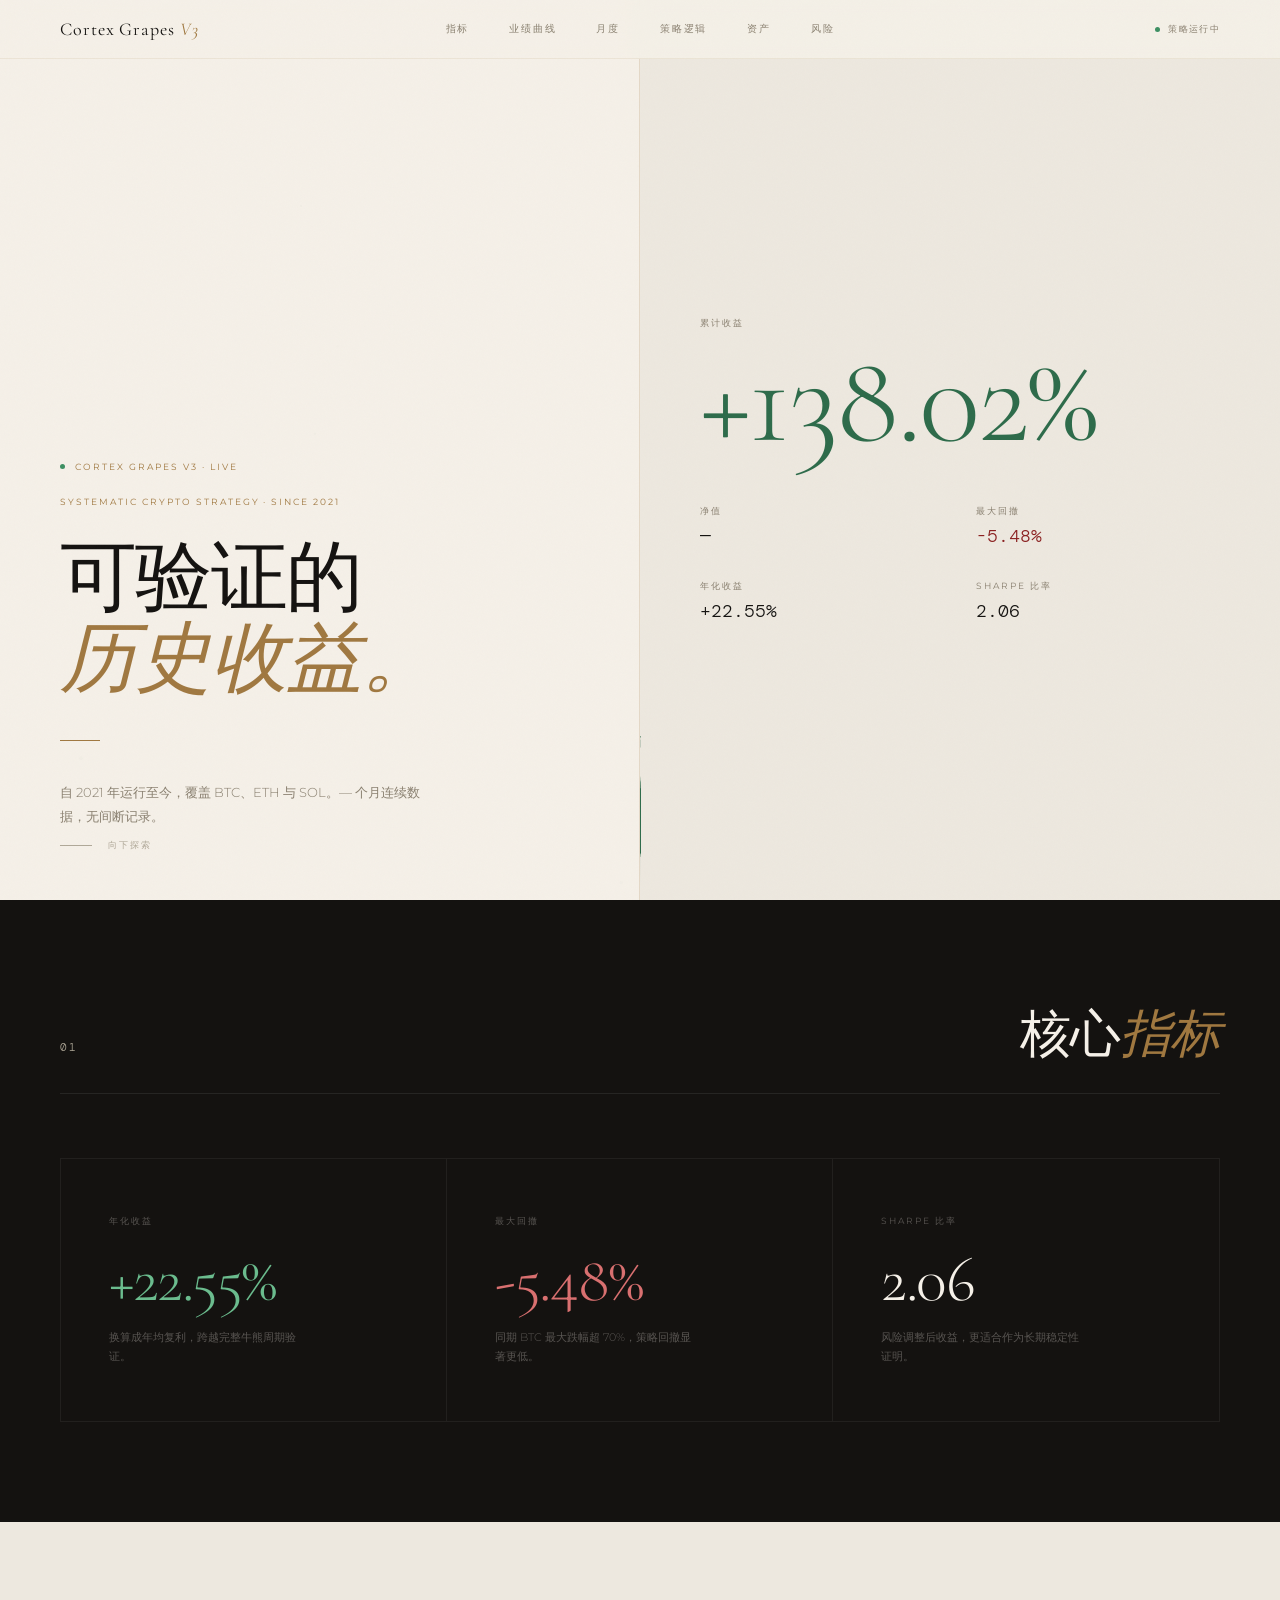
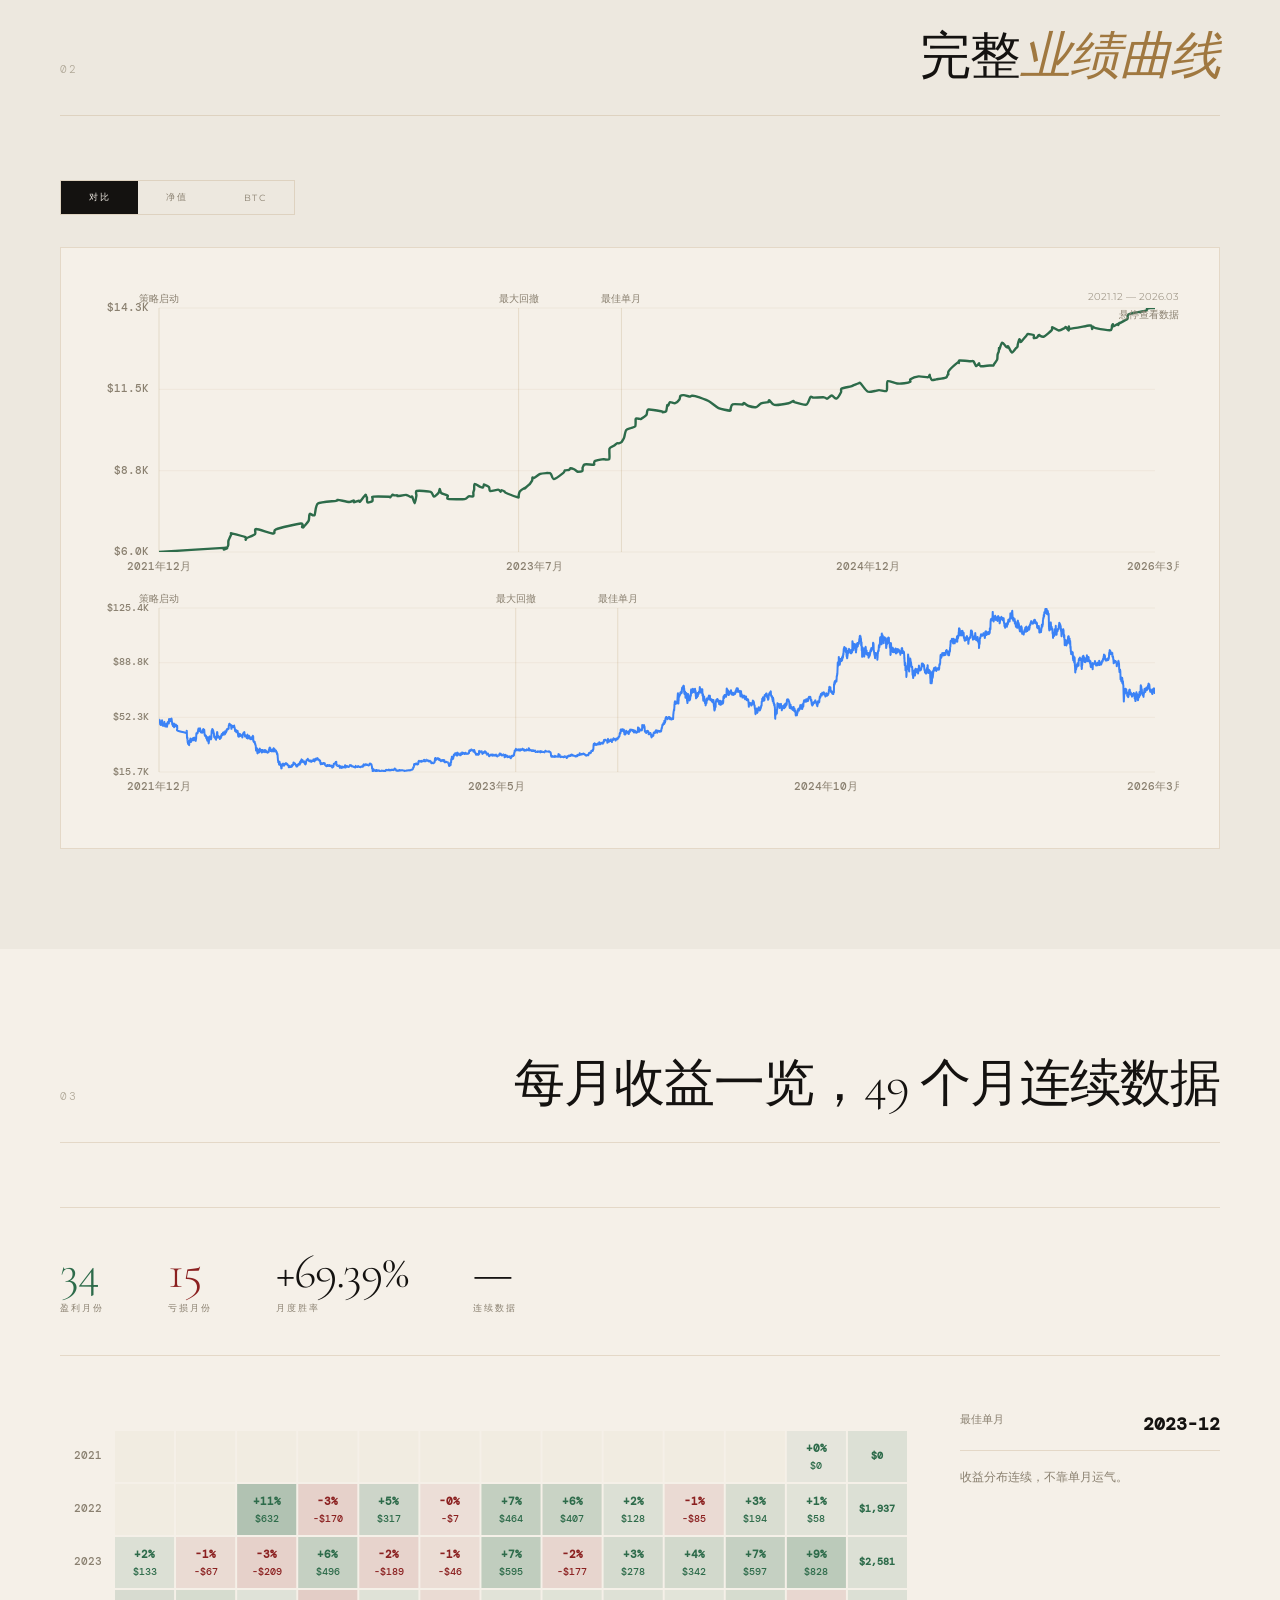
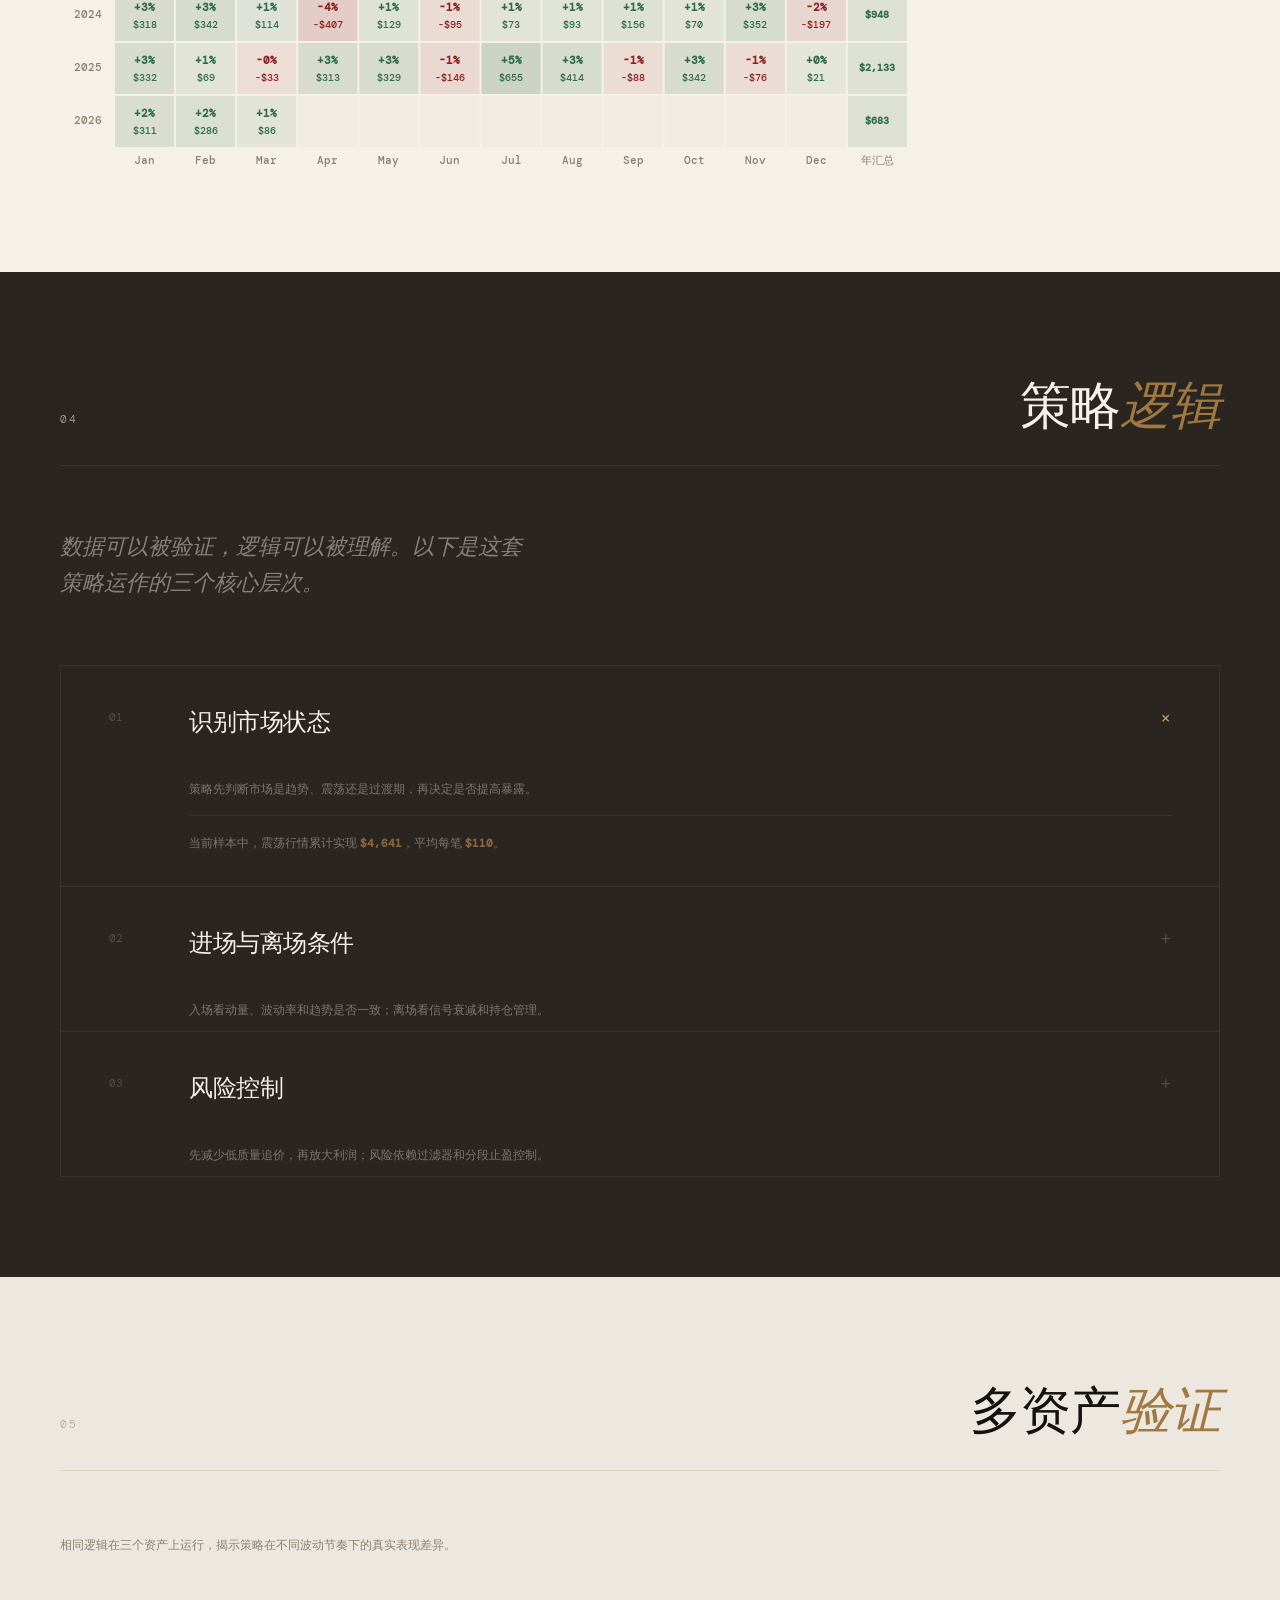
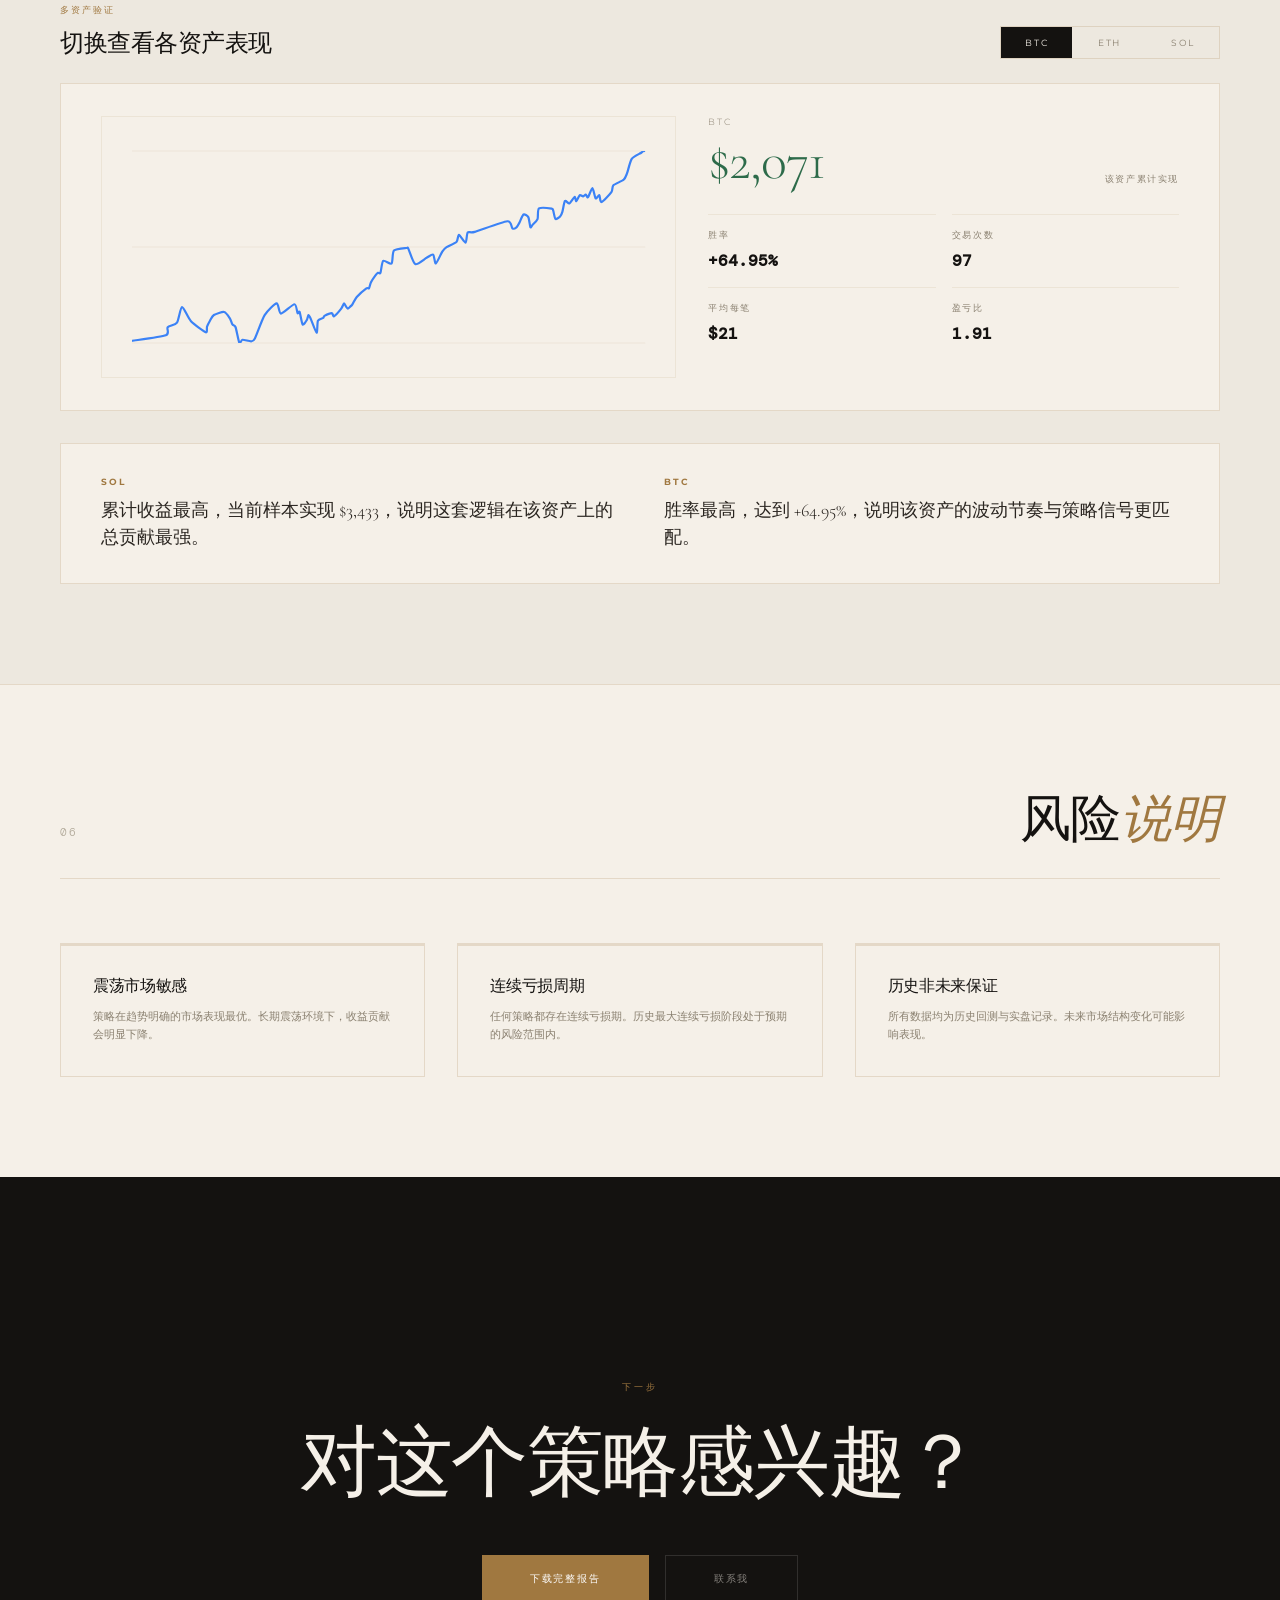
<file: dashboard/joint_backtest_overview.html>
<!DOCTYPE html>
<html lang="zh-CN">
  <head>
    <meta charset="UTF-8" />
    <meta name="viewport" content="width=device-width, initial-scale=1.0" />
    <title>Cortex Grapes V3</title>
    <link rel="preconnect" href="https://fonts.googleapis.com" />
    <link rel="preconnect" href="https://fonts.gstatic.com" crossorigin />
    <link
      href="https://fonts.googleapis.com/css2?family=Cormorant+Garamond:ital,wght@0,300;0,400;0,600;1,300;1,400&family=DM+Mono:wght@300;400;500&family=Montserrat:wght@300;400;500&display=swap"
      rel="stylesheet"
    />
    <link rel="icon" type="image/svg+xml" href="./favicon.svg" />
    <link rel="stylesheet" href="./joint_backtest_overview.css?v=20260324b" />
  </head>
  <body>
    <nav class="site-nav-shell">
      <div class="nav-wordmark">Cortex Grapes <span>V3</span></div>
      <div class="nav-center">
        <a href="#metrics">指标</a>
        <a href="#chart">业绩曲线</a>
        <a href="#monthly">月度</a>
        <a href="#logic">策略逻辑</a>
        <a href="#assets">资产</a>
        <a href="#risk">风险</a>
      </div>
      <div class="nav-status">
        <span class="nav-dot"></span>
        <span>策略运行中</span>
      </div>
      <button class="mobile-nav-toggle" id="mobile-nav-toggle" type="button" aria-label="打开导航" aria-expanded="false">
        <span></span>
        <span></span>
        <span></span>
      </button>
      <div class="site-nav-drawer" id="site-nav">
        <a href="#metrics">指标</a>
        <a href="#chart">业绩曲线</a>
        <a href="#monthly">月度</a>
        <a href="#logic">策略逻辑</a>
        <a href="#assets">资产</a>
        <a href="#risk">风险</a>
      </div>
    </nav>

    <section id="hero" class="hero-section">
      <canvas class="hero-particles" id="hero-particles-canvas"></canvas>
      <div class="hero-left">
        <div class="hero-status">
          <span class="nav-dot"></span>
          <span>CORTEX GRAPES V3 · LIVE</span>
        </div>
        <div class="hero-eyebrow">Systematic Crypto Strategy · Since 2021</div>
        <div class="hero-title">可验证的<br /><em>历史收益。</em></div>
        <div class="hero-divider"></div>
        <div class="hero-body">
          自 2021 年运行至今，覆盖 BTC、ETH 与 SOL。<span data-bind="monthly_count">--</span> 个月连续数据，无间断记录。
        </div>
        <a class="hero-scroll-hint" href="#metrics"><span class="hero-scroll-line"></span>向下探索</a>
      </div>
      <div class="hero-right">
        <div class="hero-number-block">
          <div class="hero-number-label">累计收益</div>
          <div class="hero-number" data-animate-number="total_return_pct" data-format="percent">+0%</div>
          <div class="hero-stats">
            <div>
              <div class="hero-stat-label">净值</div>
              <div class="hero-stat-val" data-bind="hero_equity">--</div>
            </div>
            <div>
              <div class="hero-stat-label">最大回撤</div>
              <div class="hero-stat-val neg" data-animate-number="max_drawdown_pct" data-format="percent">0%</div>
            </div>
            <div>
              <div class="hero-stat-label">年化收益</div>
              <div class="hero-stat-val" data-animate-number="annualized_return_pct" data-format="percent">0%</div>
            </div>
            <div>
              <div class="hero-stat-label">Sharpe 比率</div>
              <div class="hero-stat-val" data-animate-number="sharpe" data-format="number">0.00</div>
            </div>
          </div>
        </div>
        <canvas id="hero-equity-canvas" class="hero-chart-preview"></canvas>
      </div>
    </section>

    <section id="metrics" class="metrics-section">
      <div class="section-header">
        <div class="section-num">01</div>
        <div class="section-title">核心<em>指标</em></div>
      </div>
      <div class="metrics-row">
        <div class="metric-col">
          <div class="metric-tag">年化收益</div>
          <div class="metric-figure pos" data-animate-number="annualized_return_pct" data-format="percent">0%</div>
          <div class="metric-footnote">换算成年均复利，跨越完整牛熊周期验证。</div>
        </div>
        <div class="metric-col">
          <div class="metric-tag">最大回撤</div>
          <div class="metric-figure neg" data-animate-number="max_drawdown_pct" data-format="percent">0%</div>
          <div class="metric-footnote">同期 BTC 最大跌幅超 70%，策略回撤显著更低。</div>
        </div>
        <div class="metric-col">
          <div class="metric-tag">Sharpe 比率</div>
          <div class="metric-figure neu" data-animate-number="sharpe" data-format="number">0.00</div>
          <div class="metric-footnote">风险调整后收益，更适合作为长期稳定性证明。</div>
        </div>
      </div>
    </section>

    <section id="chart" class="performance-section">
      <div class="section-header">
        <div class="section-num">02</div>
        <div class="section-title">完整<em>业绩曲线</em></div>
      </div>
      <div class="chart-controls">
        <div class="mobile-chart-tabs" id="mobile-chart-tabs">
          <button class="mobile-chart-tab active" data-chart="both" type="button">对比</button>
          <button class="mobile-chart-tab" data-chart="equity" type="button">净值</button>
          <button class="mobile-chart-tab" data-chart="btc" type="button">BTC</button>
        </div>
      </div>
      <div class="chart-box performance-chart-card">
        <div class="chart-annotation">
          <div>2021.12 — 2026.03</div>
          <div>悬停查看数据</div>
        </div>
        <canvas id="performance-equity-canvas"></canvas>
        <canvas id="performance-btc-canvas"></canvas>
      </div>
    </section>

    <section id="monthly" class="heatmap-section">
      <div class="section-header">
        <div class="section-num">03</div>
        <div class="section-title" id="heatmap-title">月度<em>表现</em></div>
      </div>
      <div class="monthly-headline">
        <div class="mh-item">
          <div class="mh-val pos" data-bind="profitable_months">--</div>
          <div class="mh-label">盈利月份</div>
        </div>
        <div class="mh-item">
          <div class="mh-val neg" data-bind="losing_months">--</div>
          <div class="mh-label">亏损月份</div>
        </div>
        <div class="mh-item">
          <div class="mh-val neu" data-bind="monthly_hit_rate">--</div>
          <div class="mh-label">月度胜率</div>
        </div>
        <div class="mh-item">
          <div class="mh-val neu" data-bind="monthly_count">--</div>
          <div class="mh-label">连续数据</div>
        </div>
      </div>
      <div class="heatmap-layout">
        <div class="heatmap-card">
          <div class="mobile-month-stack" id="mobile-month-stack"></div>
          <div class="heatmap-scroll">
            <canvas id="heatmap-canvas"></canvas>
          </div>
        </div>
        <aside class="heatmap-summary">
          <div class="summary-line">
            <span>最佳单月</span>
            <strong data-bind="best_month_label">--</strong>
          </div>
          <p class="heatmap-note">收益分布连续，不靠单月运气。</p>
        </aside>
      </div>
    </section>

    <section id="logic" class="logic-section">
      <div class="section-header">
        <div class="section-num">04</div>
        <div class="section-title">策略<em>逻辑</em></div>
      </div>
      <p class="logic-intro">数据可以被验证，逻辑可以被理解。以下是这套策略运作的三个核心层次。</p>
      <div class="logic-list logic-copy">
        <article class="logic-item logic-accordion is-open">
          <button class="logic-toggle" type="button" aria-expanded="true">
            <span class="logic-n">01</span>
            <span class="logic-content">
              <span class="logic-h">识别市场状态</span>
            </span>
            <span class="logic-plus logic-toggle-icon">+</span>
          </button>
          <div class="logic-panel">
            <div class="logic-panel-inner">
              <p class="logic-body">策略先判断市场是趋势、震荡还是过渡期，再决定是否提高暴露。</p>
              <p class="logic-proof">
                <span class="logic-proof-inner">当前样本中，<span data-bind="logic_trend_label">趋势阶段</span>累计实现 <strong data-bind="logic_trend_pnl">--</strong>，平均每笔 <strong data-bind="logic_trend_avg">--</strong>。</span>
              </p>
            </div>
          </div>
        </article>
        <article class="logic-item logic-accordion">
          <button class="logic-toggle" type="button" aria-expanded="false">
            <span class="logic-n">02</span>
            <span class="logic-content">
              <span class="logic-h">进场与离场条件</span>
            </span>
            <span class="logic-plus logic-toggle-icon">+</span>
          </button>
          <div class="logic-panel">
            <div class="logic-panel-inner">
              <p class="logic-body">入场看动量、波动率和趋势是否一致；离场看信号衰减和持仓管理。</p>
              <p class="logic-proof">
                <span class="logic-proof-inner">上涨趋势阶段胜率为 <strong data-bind="logic_up_win">--</strong>，说明策略更擅长在结构明确时把握延续。</span>
              </p>
            </div>
          </div>
        </article>
        <article class="logic-item logic-accordion">
          <button class="logic-toggle" type="button" aria-expanded="false">
            <span class="logic-n">03</span>
            <span class="logic-content">
              <span class="logic-h">风险控制</span>
            </span>
            <span class="logic-plus logic-toggle-icon">+</span>
          </button>
          <div class="logic-panel">
            <div class="logic-panel-inner">
              <p class="logic-body">先减少低质量追价，再放大利润；风险依赖过滤器和分段止盈控制。</p>
              <p class="logic-proof">
                <span class="logic-proof-inner">整段历史最大回撤控制在 <strong data-animate-number="max_drawdown_pct" data-format="percent">0%</strong>，不是靠单次大赚覆盖连续亏损。</span>
              </p>
            </div>
          </div>
        </article>
      </div>
    </section>

    <section id="assets" class="assets-section">
      <div class="section-header">
        <div class="section-num">05</div>
        <div class="section-title">多资产<em>验证</em></div>
      </div>
      <p class="assets-note">相同逻辑在三个资产上运行，揭示策略在不同波动节奏下的真实表现差异。</p>
      <div class="asset-comparison-card asset-tabs-card">
        <div class="asset-comparison-head asset-tabs-head">
          <div>
            <p class="chart-kicker">多资产验证</p>
            <h4>切换查看各资产表现</h4>
          </div>
          <div class="asset-tabs" id="asset-tabs">
            <button class="asset-tab active" data-asset="BTC" type="button">BTC</button>
            <button class="asset-tab" data-asset="ETH" type="button">ETH</button>
            <button class="asset-tab" data-asset="SOL" type="button">SOL</button>
          </div>
        </div>
        <div class="asset-focus-card">
          <div class="asset-focus-chart-wrap">
            <canvas id="asset-focus-canvas"></canvas>
          </div>
          <div class="asset-focus-copy" id="asset-focus-copy"></div>
        </div>
        <div class="asset-insight-list" id="asset-insight-list"></div>
      </div>
    </section>

    <section id="risk" class="risk-section">
      <div class="section-header">
        <div class="section-num">06</div>
        <div class="section-title">风险<em>说明</em></div>
      </div>
      <div class="risk-grid">
        <article class="risk-item">
          <h4>震荡市场敏感</h4>
          <p>策略在趋势明确的市场表现最优。长期震荡环境下，收益贡献会明显下降。</p>
        </article>
        <article class="risk-item">
          <h4>连续亏损周期</h4>
          <p>任何策略都存在连续亏损期。历史最大连续亏损阶段处于预期的风险范围内。</p>
        </article>
        <article class="risk-item">
          <h4>历史非未来保证</h4>
          <p>所有数据均为历史回测与实盘记录。未来市场结构变化可能影响表现。</p>
        </article>
      </div>
    </section>

    <section id="cta" class="cta-section">
      <div class="cta-inner">
        <p class="eyebrow">下一步</p>
        <h3>对这个策略感兴趣？</h3>
        <div class="cta-actions">
          <a class="primary-button dark" href="../Reports/regime_trade_audit.xlsx">下载完整报告</a>
          <a class="secondary-button dark" href="mailto:?subject=Cortex%20Grapes%20V3">联系我</a>
        </div>
      </div>
    </section>

    <script type="module" src="./joint_backtest_overview.js?v=20260324b"></script>
  </body>
</html>
</file>
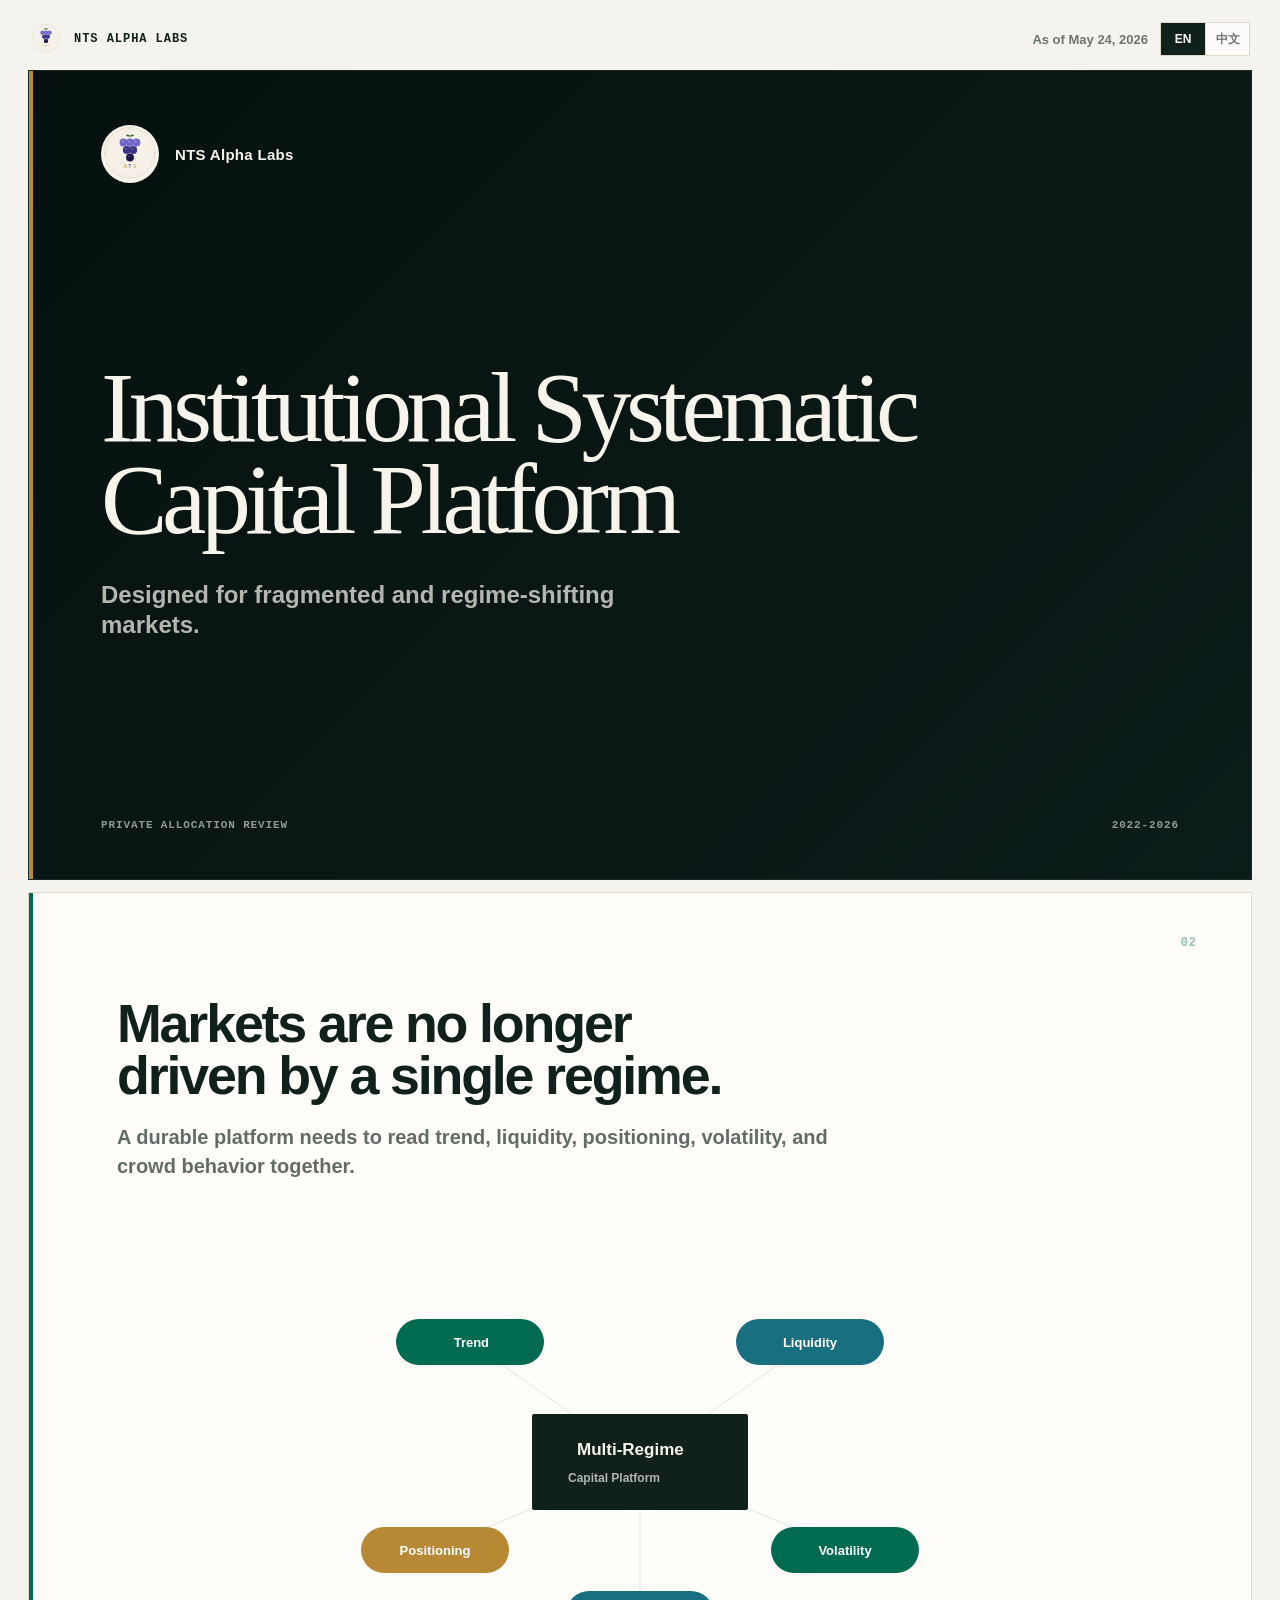
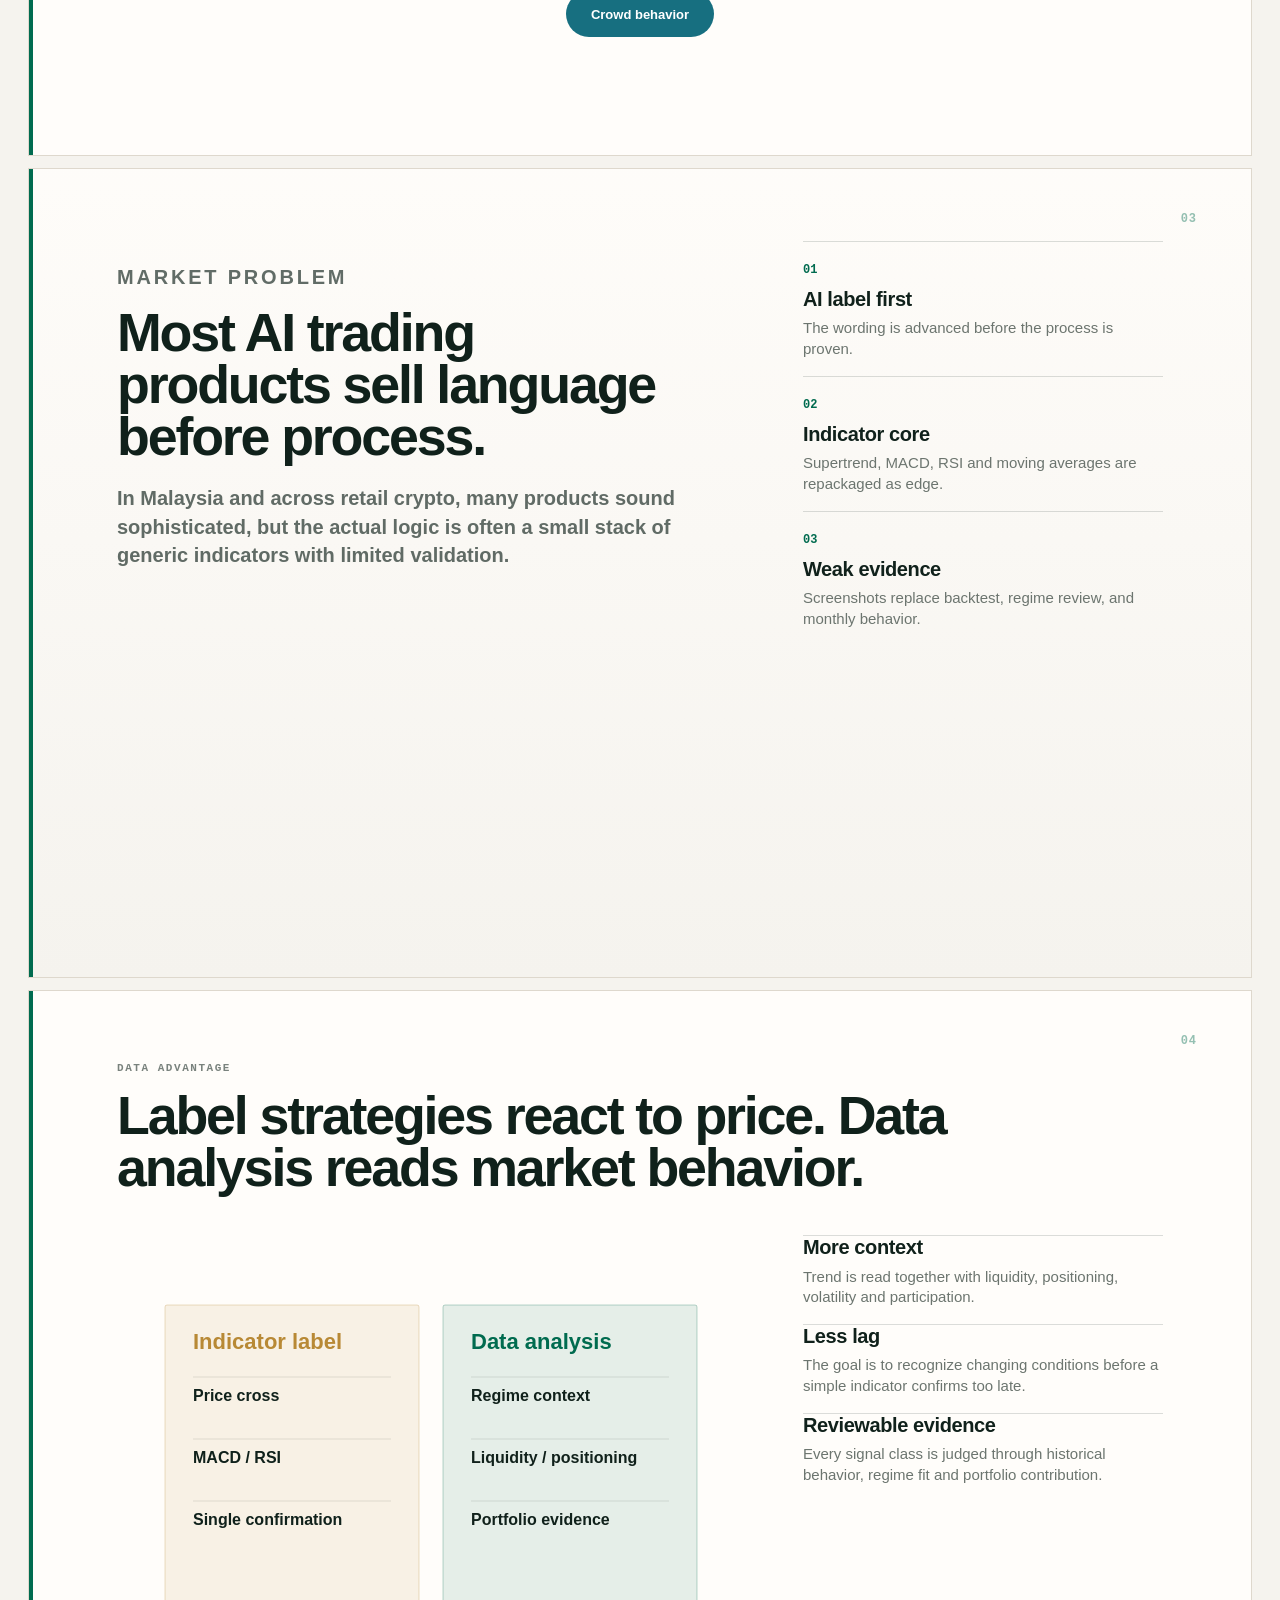
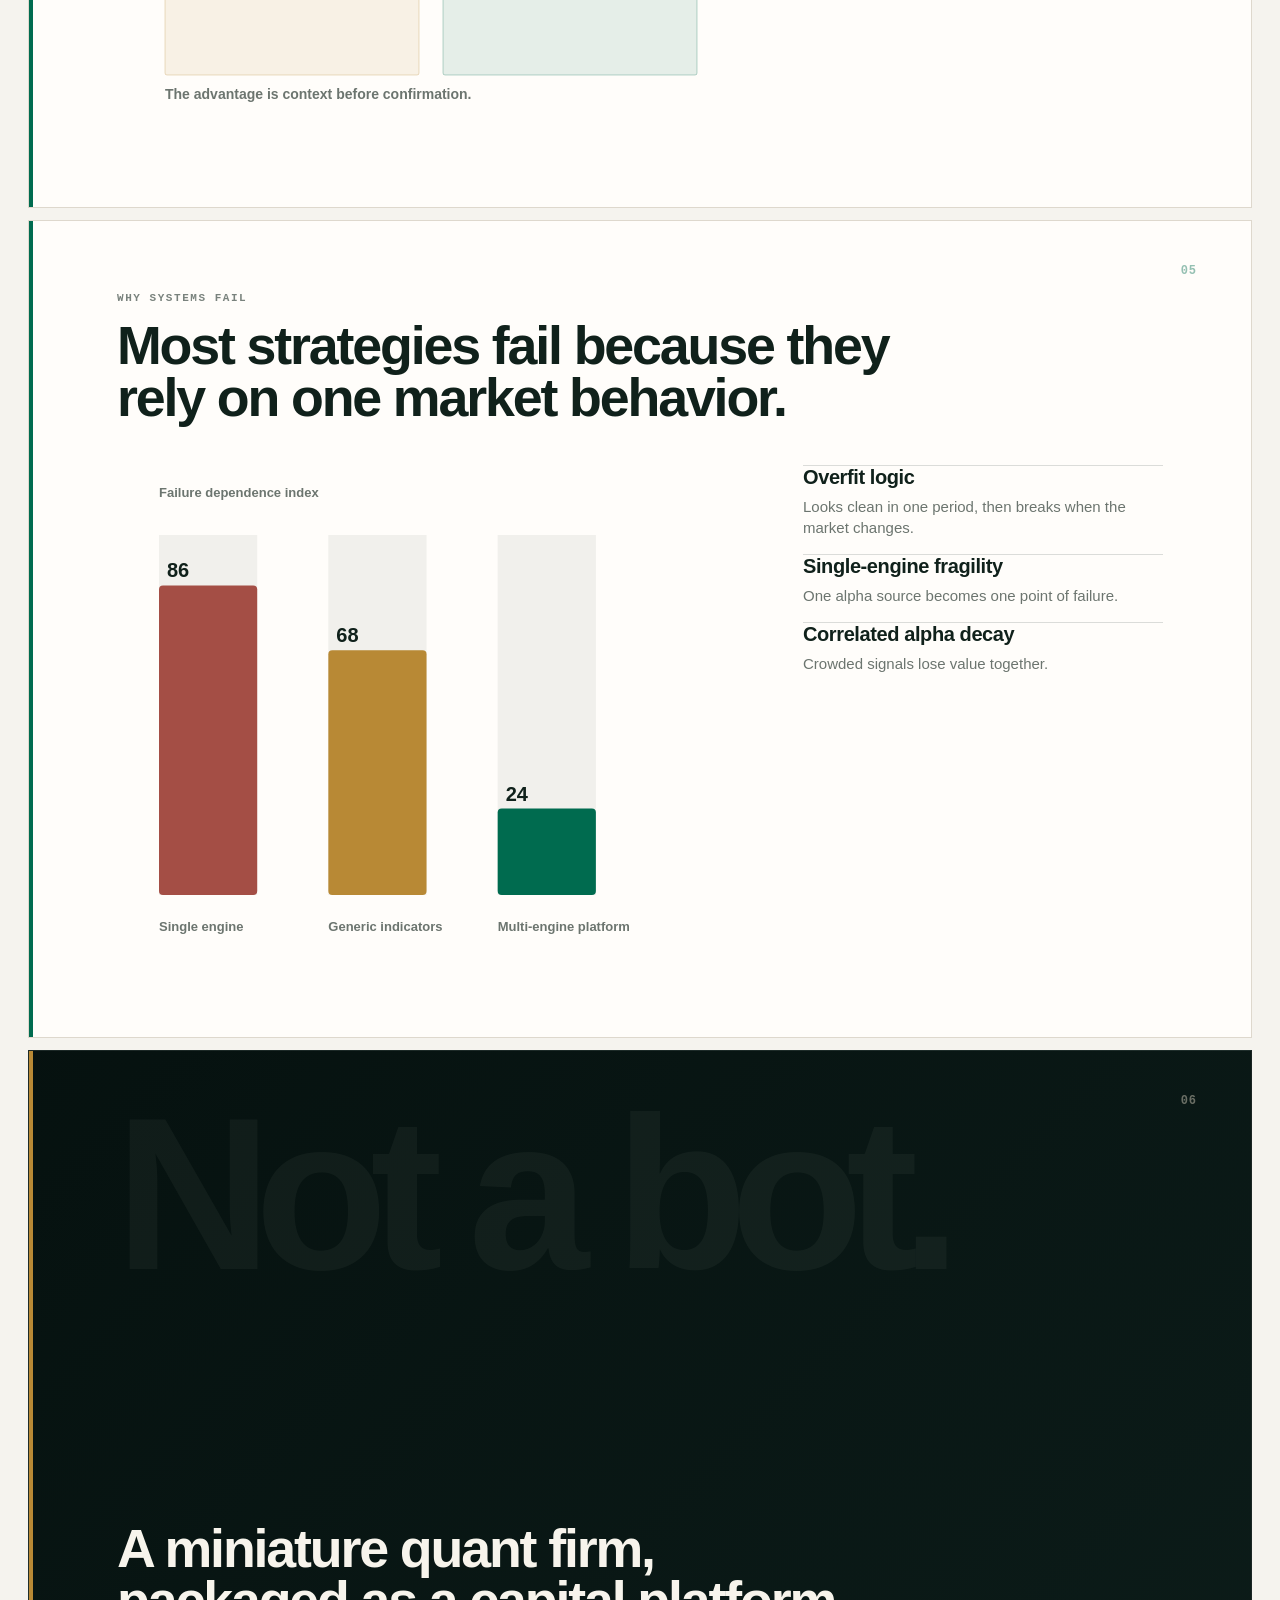
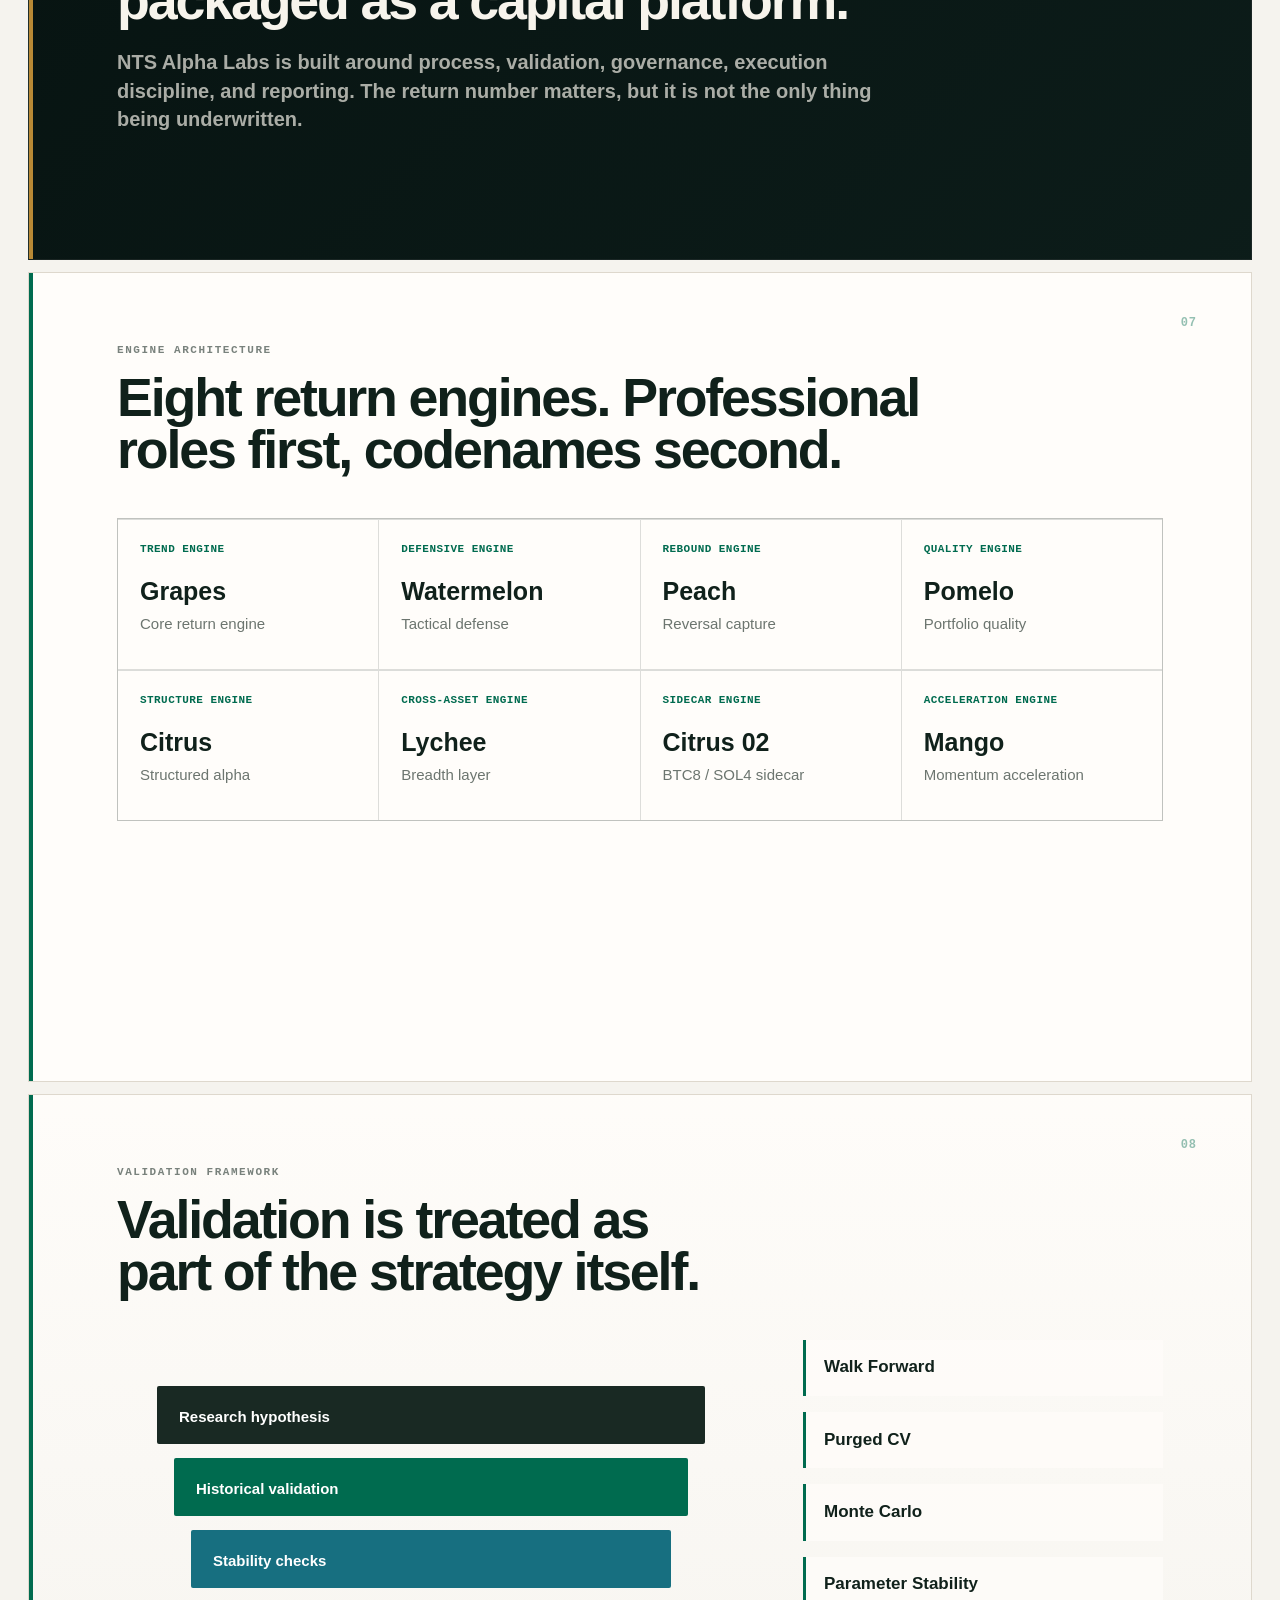
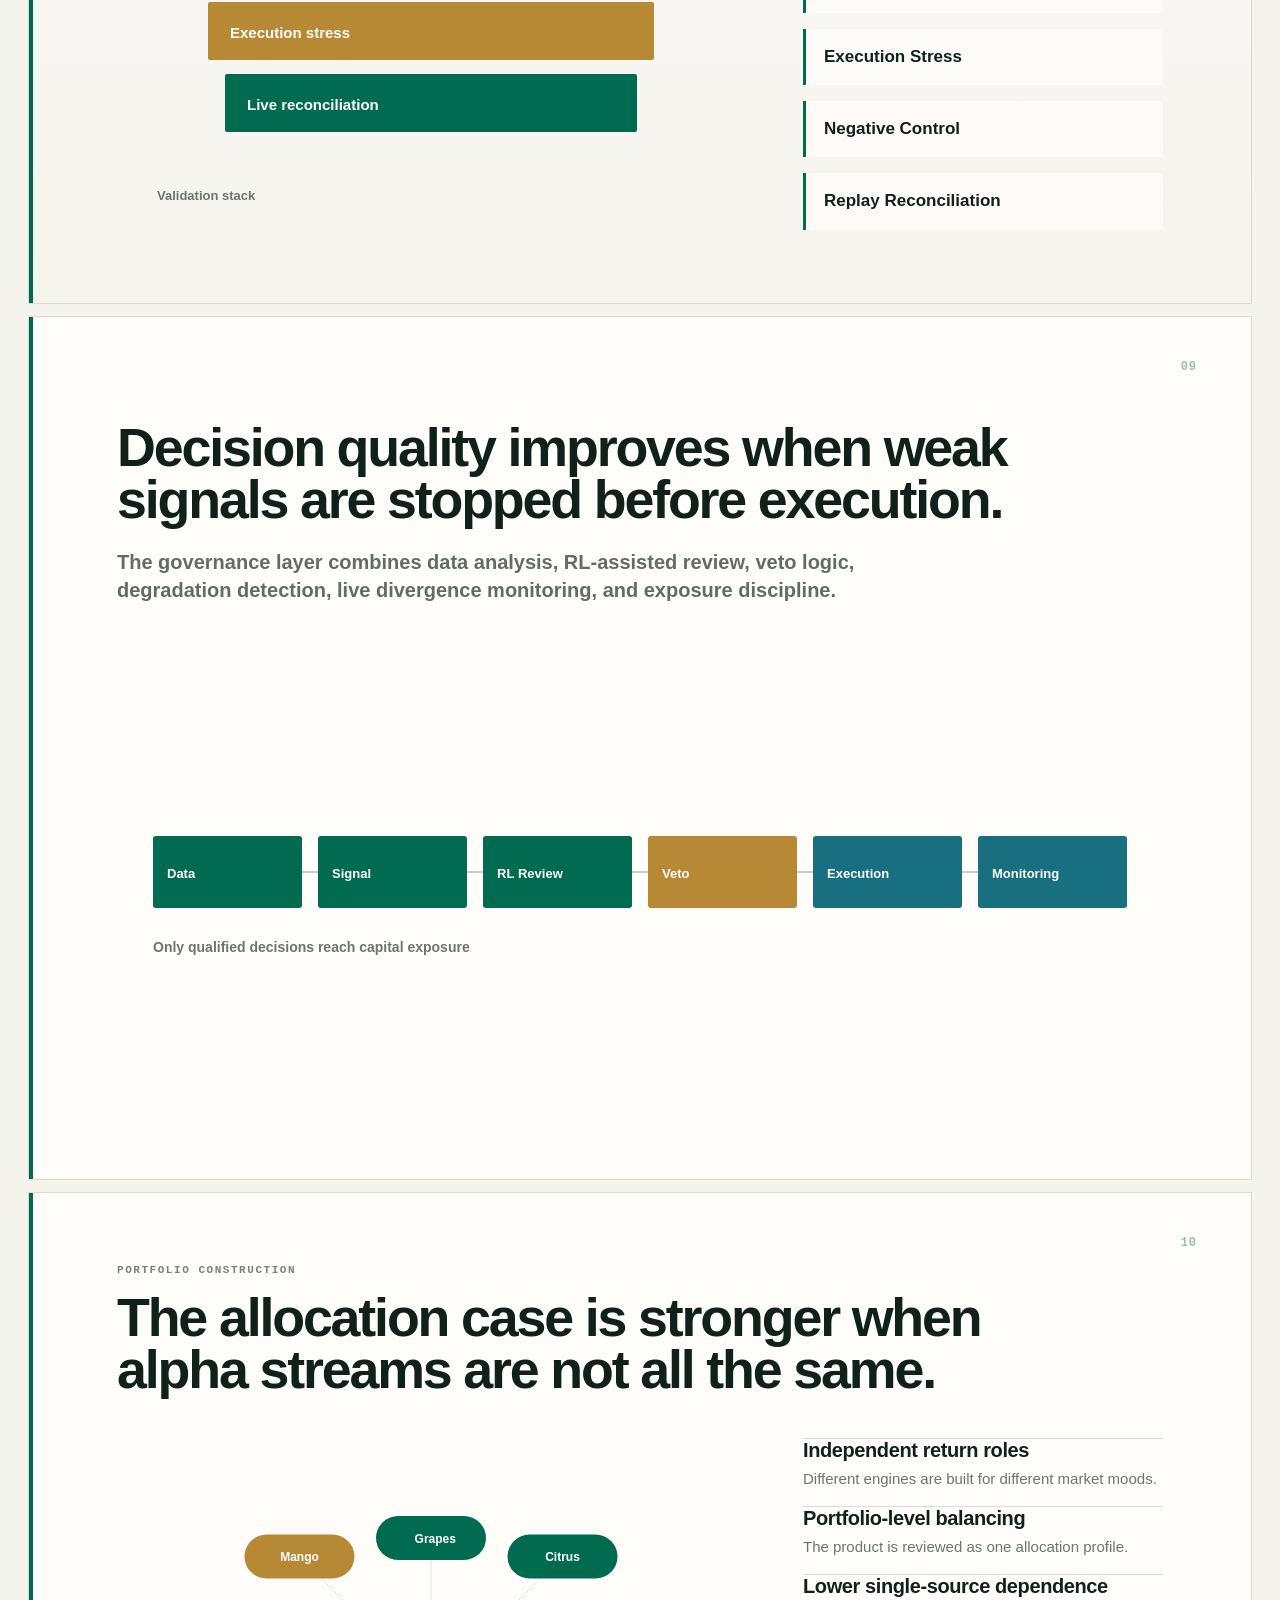
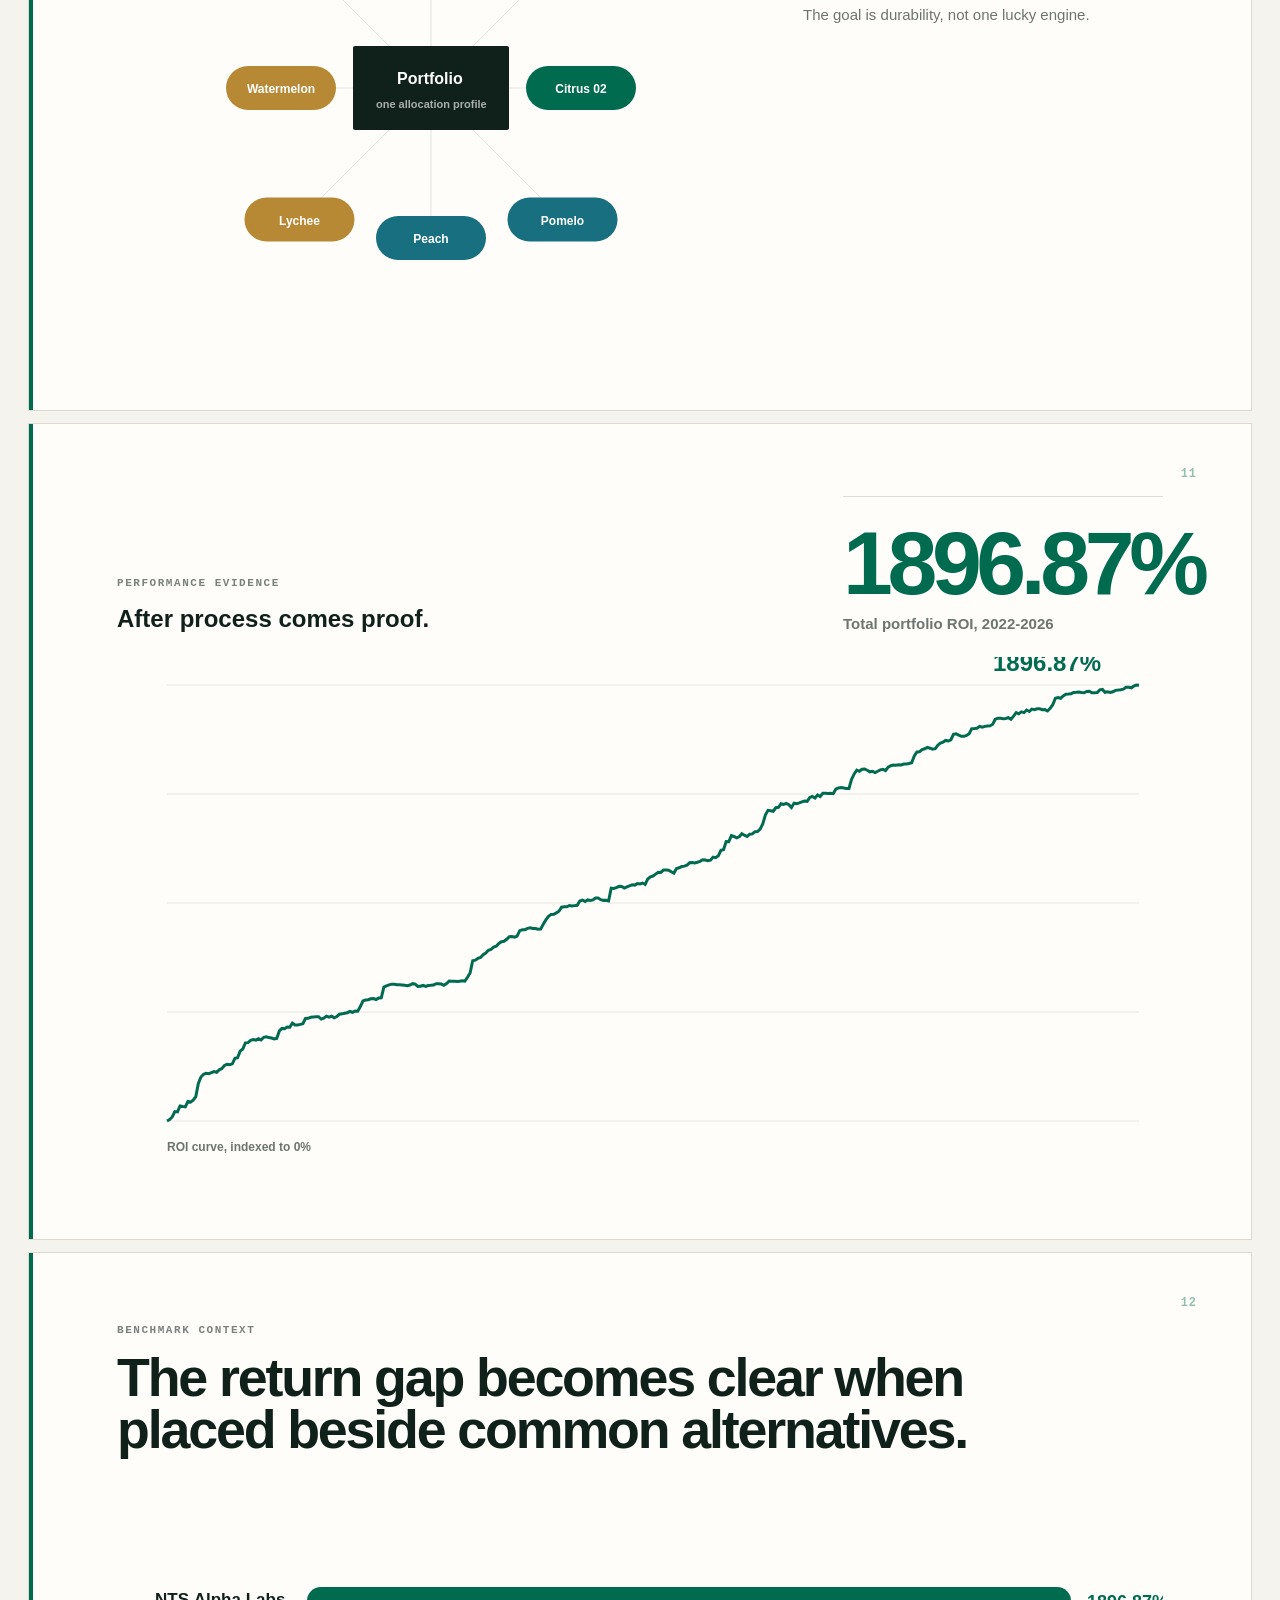
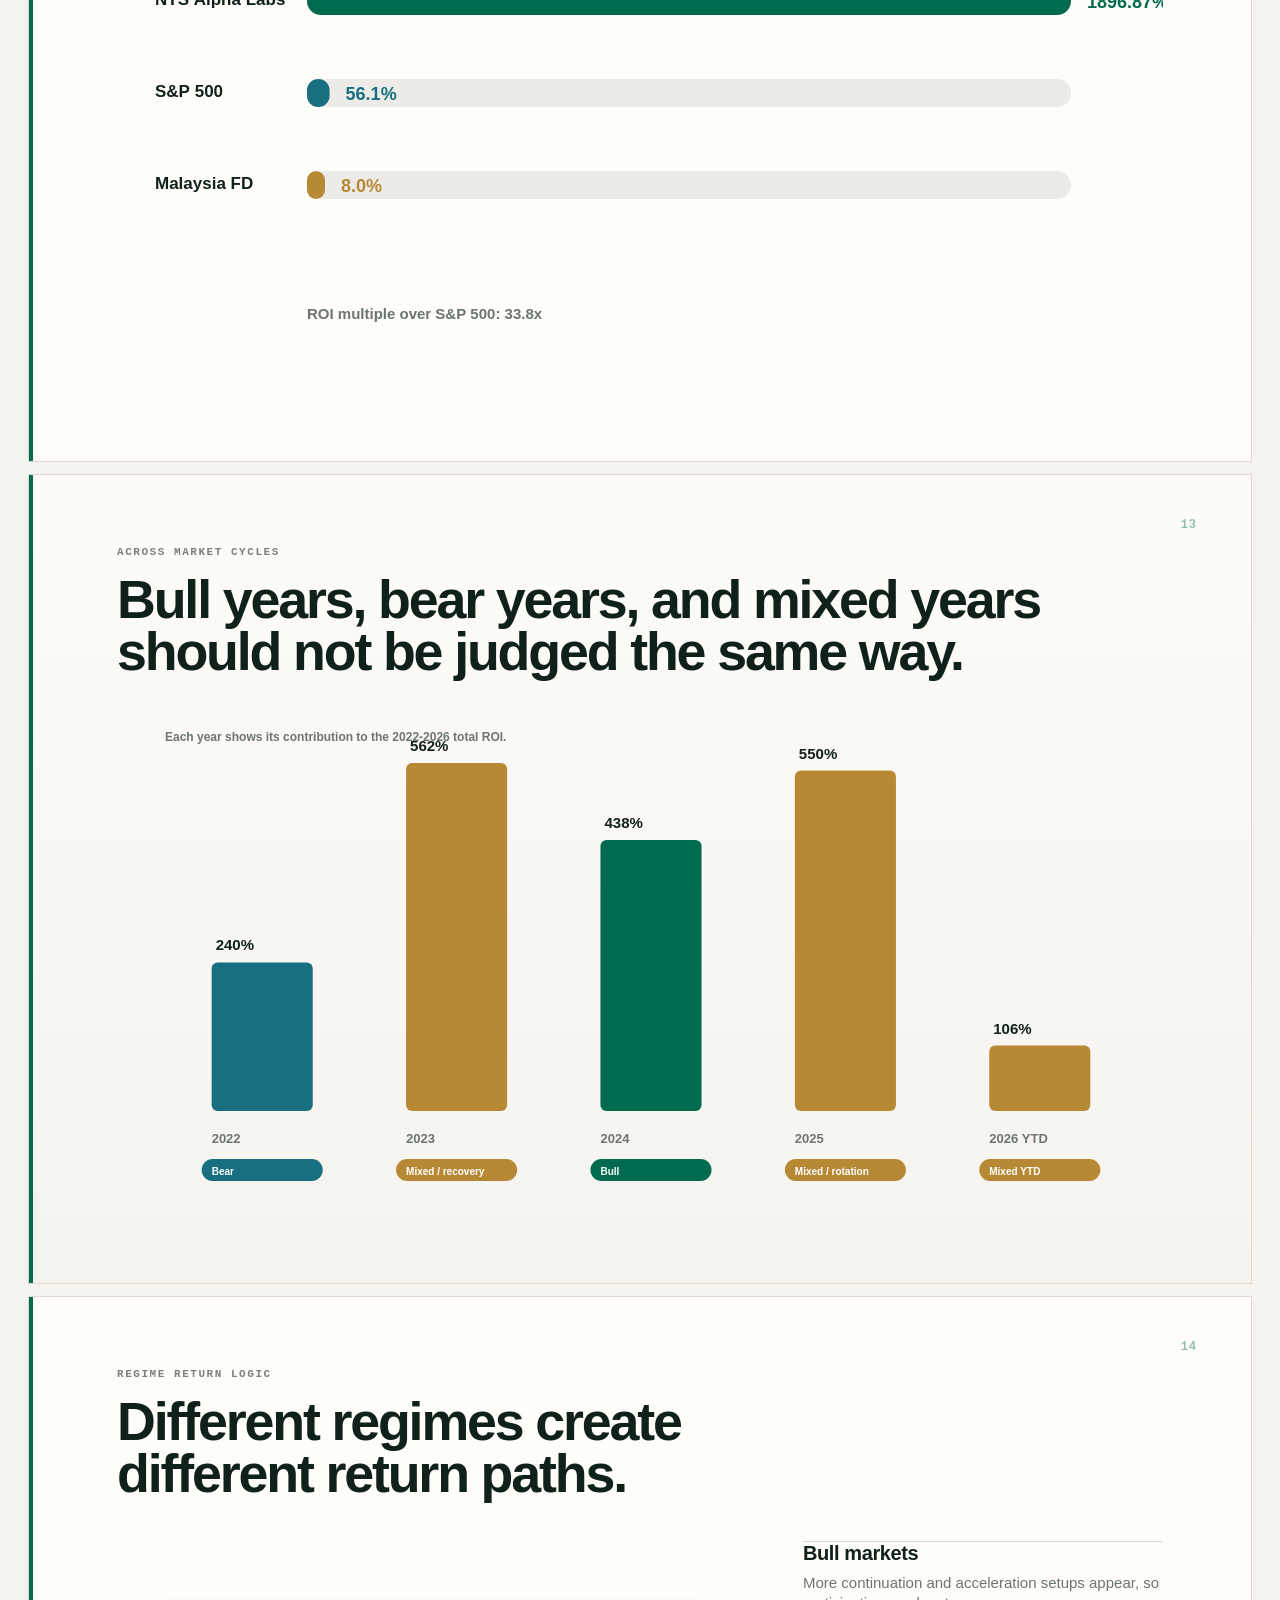
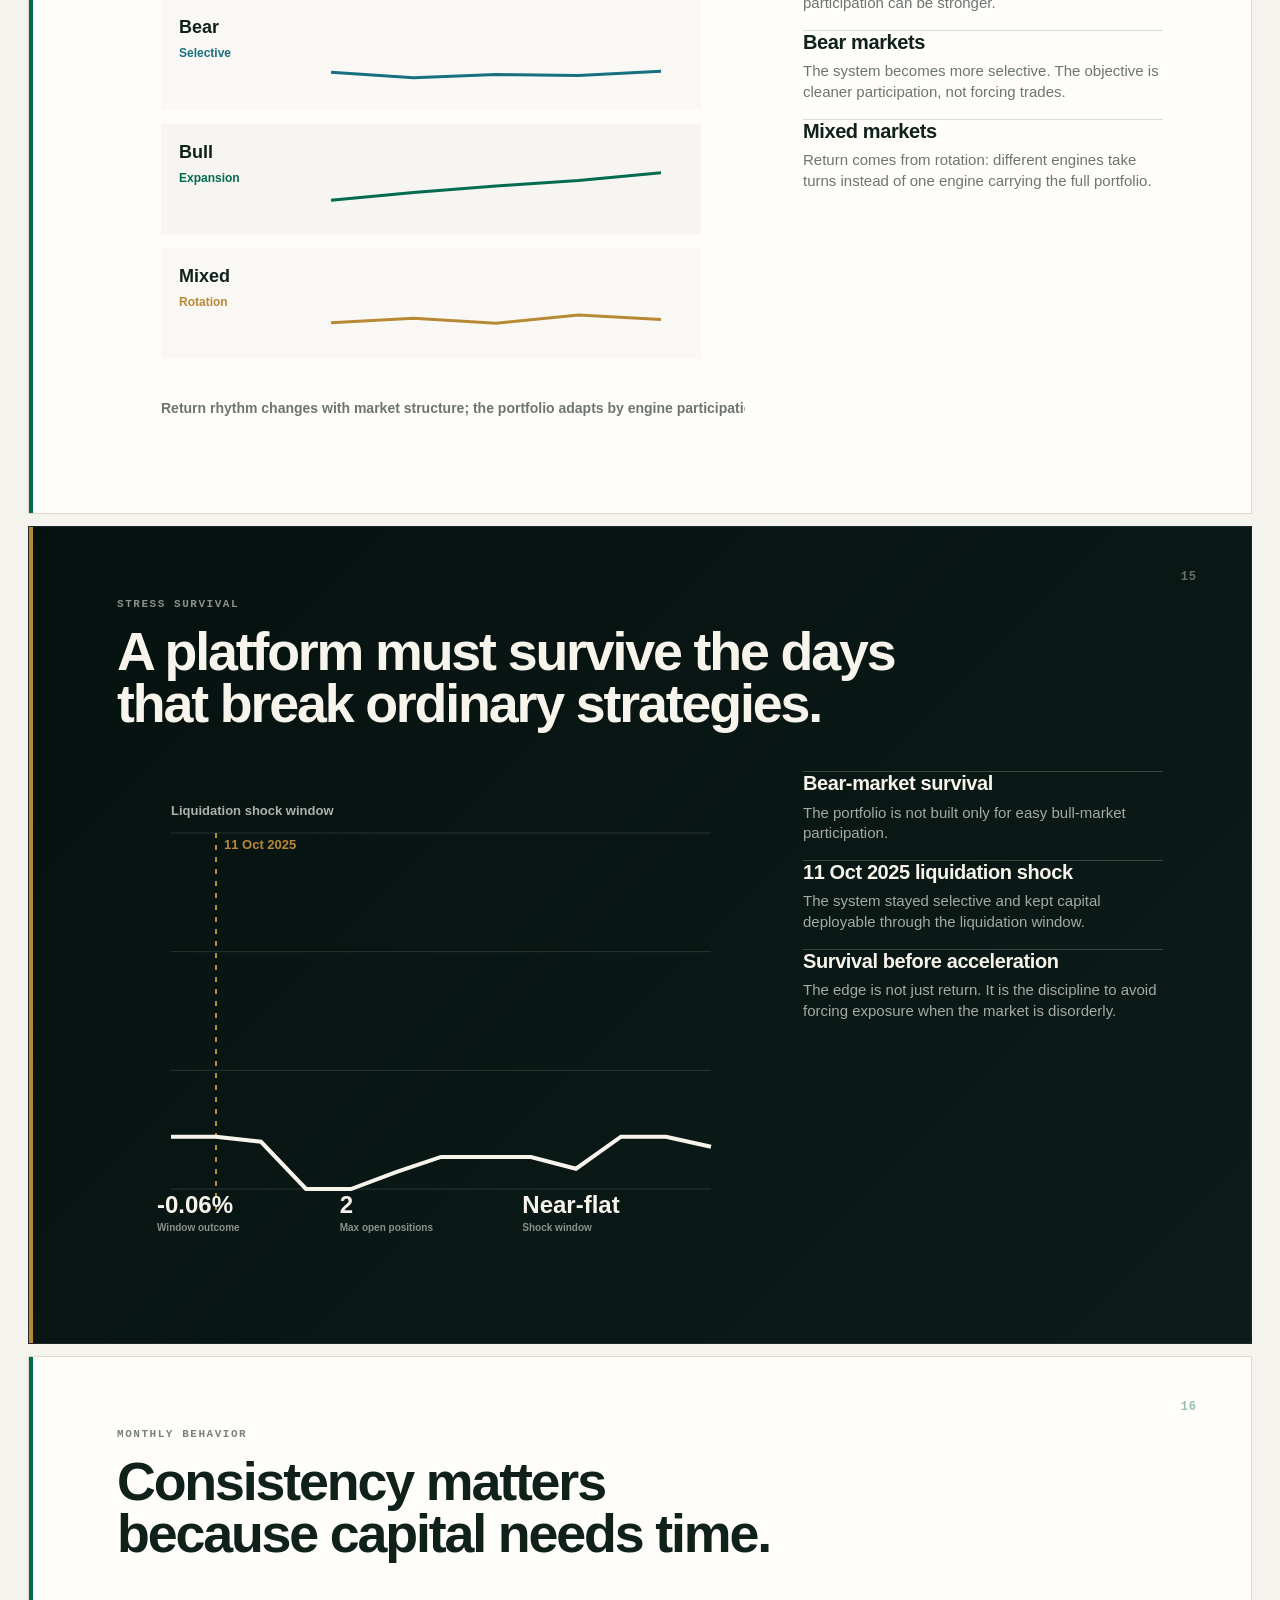
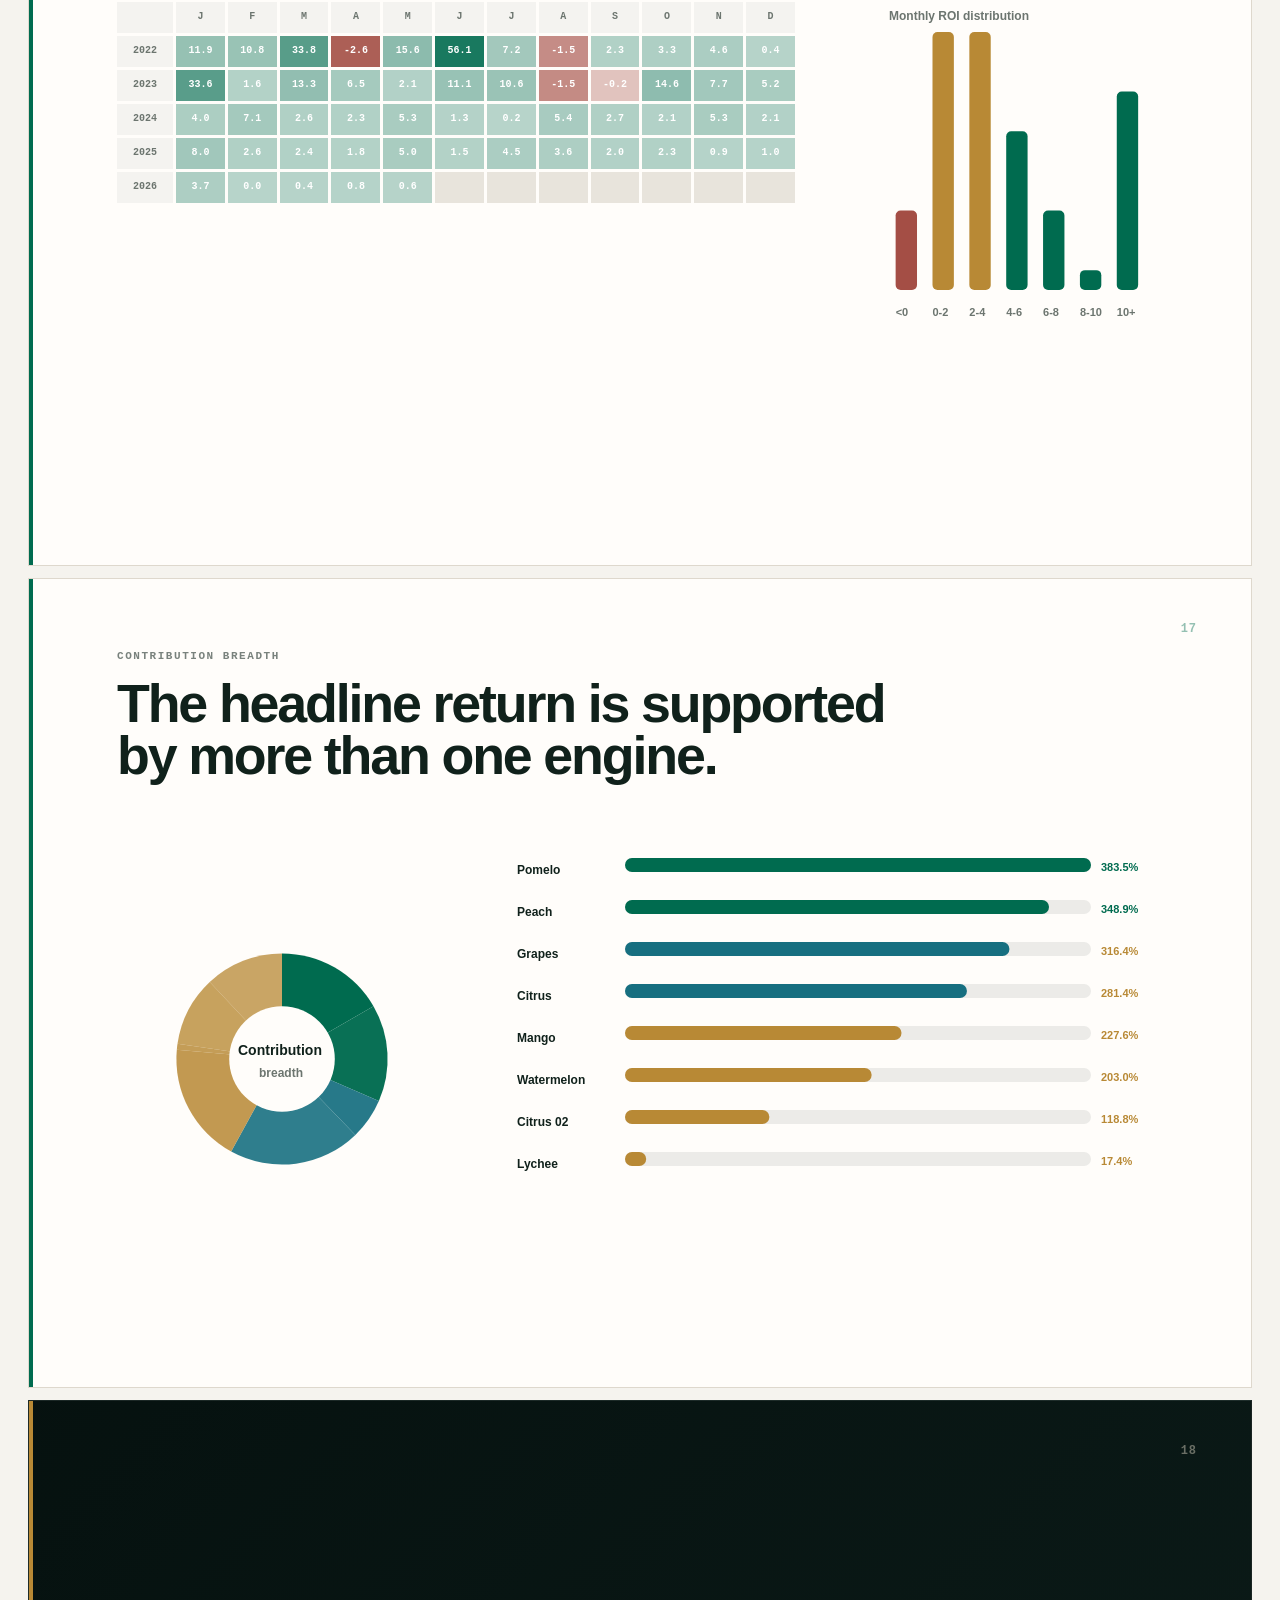
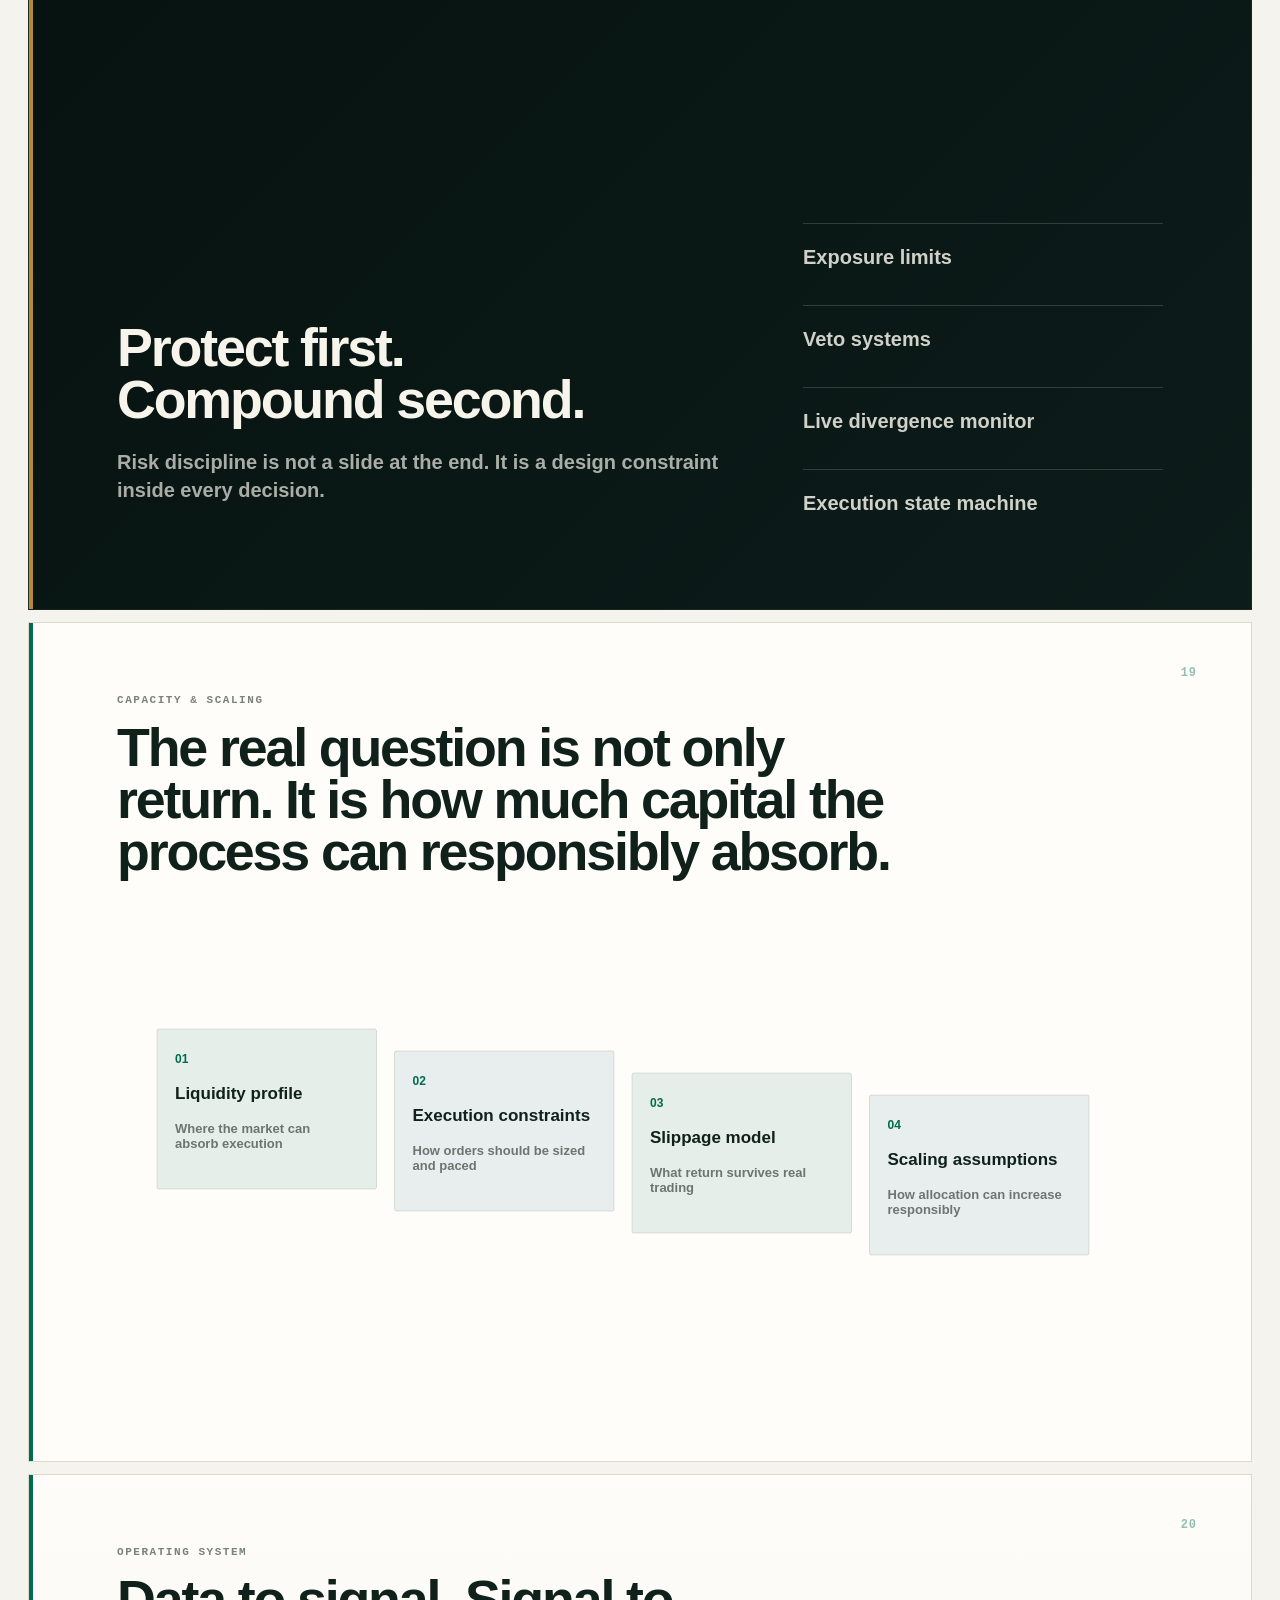
<file: dashboard/overall_strategy.html>
<!DOCTYPE html>
<html lang="en">
  <head>
    <meta charset="UTF-8" />
    <meta name="viewport" content="width=device-width, initial-scale=1.0" />
    <title>NTS Alpha Labs | Institutional Capital Platform</title>
    <link rel="icon" type="image/svg+xml" href="./favicon.svg" />
    <link rel="stylesheet" href="./overall_strategy.css?v=20260531-stress-1" />
  </head>
  <body>
    <main class="deck-shell" id="overall-shell">
      <header class="deck-topbar">
        <div class="brand-lockup">
          <img src="./favicon.svg" alt="NTS Alpha Labs logo" />
          <span>NTS Alpha Labs</span>
        </div>
        <div class="header-actions">
          <span class="as-of" data-en="As of May 24, 2026" data-zh="截至 2026 年 5 月 24 日">As of May 24, 2026</span>
          <div class="lang-switch" aria-label="Language">
            <button class="lang-btn active" data-lang="en" type="button">EN</button>
            <button class="lang-btn" data-lang="zh" type="button">中文</button>
          </div>
        </div>
      </header>

      <section class="slide-page cover-page dark-page" data-slide="01">
        <div class="cover-mark">
          <img src="./favicon.svg" alt="NTS Alpha Labs logo" />
          <span>NTS Alpha Labs</span>
        </div>
        <div class="cover-copy">
          <h1 data-en="Institutional Systematic Capital Platform" data-zh="机构级系统化资本平台">Institutional Systematic Capital Platform</h1>
          <p data-en="Designed for fragmented and regime-shifting markets." data-zh="为碎片化、周期不断切换的市场而设计。">Designed for fragmented and regime-shifting markets.</p>
        </div>
        <div class="cover-footer">
          <span data-en="Private allocation review" data-zh="Private allocation review">Private allocation review</span>
          <span>2022-2026</span>
        </div>
      </section>

      <section class="slide-page thesis-page" data-slide="02">
        <div class="statement">
          <h1 data-en="Markets are no longer driven by a single regime." data-zh="市场已经不再由单一周期驱动。">Markets are no longer driven by a single regime.</h1>
          <p data-en="A durable platform needs to read trend, liquidity, positioning, volatility, and crowd behavior together." data-zh="一个能长期生存的平台，需要同时理解趋势、流动性、仓位、波动和群体行为。">A durable platform needs to read trend, liquidity, positioning, volatility, and crowd behavior together.</p>
        </div>
        <canvas id="thesis-map" class="chart large-chart"></canvas>
      </section>

      <section class="slide-page problem-page soft-page" data-slide="03">
        <div class="split">
          <div class="slide-copy">
            <p class="kicker" data-en="Market Problem" data-zh="市场问题">Market Problem</p>
            <h1 data-en="Most AI trading products sell language before process." data-zh="很多 AI 交易产品，先卖说法，再谈流程。">Most AI trading products sell language before process.</h1>
            <p data-en="In Malaysia and across retail crypto, many products sound sophisticated, but the actual logic is often a small stack of generic indicators with limited validation." data-zh="在 Malaysia 以及很多 retail crypto 场景里，很多产品听起来很先进，但底层往往只是普通指标组合，而且缺少严谨验证。">In Malaysia and across retail crypto, many products sound sophisticated, but the actual logic is often a small stack of generic indicators with limited validation.</p>
          </div>
          <div class="issue-list">
            <article><span>01</span><strong data-en="AI label first" data-zh="先贴 AI 标签">AI label first</strong><p data-en="The wording is advanced before the process is proven." data-zh="话术很先进，但流程未必被证明。">The wording is advanced before the process is proven.</p></article>
            <article><span>02</span><strong data-en="Indicator core" data-zh="指标拼装">Indicator core</strong><p data-en="Supertrend, MACD, RSI and moving averages are repackaged as edge." data-zh="Supertrend、MACD、RSI、均线，被包装成所谓 edge。">Supertrend, MACD, RSI and moving averages are repackaged as edge.</p></article>
            <article><span>03</span><strong data-en="Weak evidence" data-zh="证据层薄">Weak evidence</strong><p data-en="Screenshots replace backtest, regime review, and monthly behavior." data-zh="用截图代替回测、周期验证和月度行为。">Screenshots replace backtest, regime review, and monthly behavior.</p></article>
          </div>
        </div>
      </section>

      <section class="slide-page fail-page" data-slide="04">
        <div class="slide-head">
          <p class="kicker" data-en="Data Advantage" data-zh="数据分析优势">Data Advantage</p>
          <h1 data-en="Label strategies react to price. Data analysis reads market behavior." data-zh="标签策略只是在价格后面反应；数据分析是在理解市场行为。">Label strategies react to price. Data analysis reads market behavior.</h1>
        </div>
        <div class="evidence-grid">
          <canvas id="data-advantage-chart" class="chart evidence-chart"></canvas>
          <div class="compact-list">
            <article><strong data-en="More context" data-zh="更多市场上下文">More context</strong><span data-en="Trend is read together with liquidity, positioning, volatility and participation." data-zh="趋势会结合流动性、仓位、波动和参与行为一起判断。">Trend is read together with liquidity, positioning, volatility and participation.</span></article>
            <article><strong data-en="Less lag" data-zh="减少滞后">Less lag</strong><span data-en="The goal is to recognize changing conditions before a simple indicator confirms too late." data-zh="目标是在普通指标太迟确认之前，先识别市场条件正在改变。">The goal is to recognize changing conditions before a simple indicator confirms too late.</span></article>
            <article><strong data-en="Reviewable evidence" data-zh="可审阅证据">Reviewable evidence</strong><span data-en="Every signal class is judged through historical behavior, regime fit and portfolio contribution." data-zh="每一类信号都要通过历史行为、周期适配和组合贡献来评估。">Every signal class is judged through historical behavior, regime fit and portfolio contribution.</span></article>
          </div>
        </div>
      </section>

      <section class="slide-page fail-page" data-slide="05">
        <div class="slide-head">
          <p class="kicker" data-en="Why Systems Fail" data-zh="为什么系统会失败">Why Systems Fail</p>
          <h1 data-en="Most strategies fail because they rely on one market behavior." data-zh="多数策略失败，是因为它们只依赖一种市场行为。">Most strategies fail because they rely on one market behavior.</h1>
        </div>
        <div class="evidence-grid">
          <canvas id="failure-chart" class="chart evidence-chart"></canvas>
          <div class="compact-list">
            <article><strong data-en="Overfit logic" data-zh="过拟合逻辑">Overfit logic</strong><span data-en="Looks clean in one period, then breaks when the market changes." data-zh="在一个时期很好看，市场一换就失效。">Looks clean in one period, then breaks when the market changes.</span></article>
            <article><strong data-en="Single-engine fragility" data-zh="单引擎脆弱">Single-engine fragility</strong><span data-en="One alpha source becomes one point of failure." data-zh="一个 alpha 来源，也会变成一个失败点。">One alpha source becomes one point of failure.</span></article>
            <article><strong data-en="Correlated alpha decay" data-zh="相关性衰减">Correlated alpha decay</strong><span data-en="Crowded signals lose value together." data-zh="拥挤信号往往会一起失去价值。">Crowded signals lose value together.</span></article>
          </div>
        </div>
      </section>

      <section class="slide-page position-page dark-page" data-slide="06">
        <div class="big-line" data-en="Not a bot." data-zh="不是一个 bot。">Not a bot.</div>
        <div class="position-copy">
          <h1 data-en="A miniature quant firm, packaged as a capital platform." data-zh="把 miniature quant firm，产品化成资本平台。">A miniature quant firm, packaged as a capital platform.</h1>
          <p data-en="NTS Alpha Labs is built around process, validation, governance, execution discipline, and reporting. The return number matters, but it is not the only thing being underwritten." data-zh="NTS Alpha Labs 的核心不是单一收益数字，而是流程、验证、治理、执行纪律和报告层。收益重要，但不是唯一被评估的东西。">NTS Alpha Labs is built around process, validation, governance, execution discipline, and reporting. The return number matters, but it is not the only thing being underwritten.</p>
        </div>
      </section>

      <section class="slide-page engine-page" data-slide="07">
        <div class="slide-head">
          <p class="kicker" data-en="Engine Architecture" data-zh="引擎架构">Engine Architecture</p>
          <h1 data-en="Eight return engines. Professional roles first, codenames second." data-zh="八个收益引擎。先看专业角色，再看内部 codename。">Eight return engines. Professional roles first, codenames second.</h1>
        </div>
        <div class="engine-grid">
          <article><span>Trend Engine</span><strong>Grapes</strong><em data-en="Core return engine" data-zh="核心收益引擎">Core return engine</em></article>
          <article><span>Defensive Engine</span><strong>Watermelon</strong><em data-en="Tactical defense" data-zh="战术防御">Tactical defense</em></article>
          <article><span>Rebound Engine</span><strong>Peach</strong><em data-en="Reversal capture" data-zh="反弹捕捉">Reversal capture</em></article>
          <article><span>Quality Engine</span><strong>Pomelo</strong><em data-en="Portfolio quality" data-zh="组合质量">Portfolio quality</em></article>
          <article><span>Structure Engine</span><strong>Citrus</strong><em data-en="Structured alpha" data-zh="结构型 alpha">Structured alpha</em></article>
          <article><span>Cross-Asset Engine</span><strong>Lychee</strong><em data-en="Breadth layer" data-zh="广度层">Breadth layer</em></article>
          <article><span>Sidecar Engine</span><strong>Citrus 02</strong><em data-en="BTC8 / SOL4 sidecar" data-zh="BTC8 / SOL4 辅助引擎">BTC8 / SOL4 sidecar</em></article>
          <article><span>Acceleration Engine</span><strong>Mango</strong><em data-en="Momentum acceleration" data-zh="动能加速">Momentum acceleration</em></article>
        </div>
      </section>

      <section class="slide-page validation-page soft-page" data-slide="08">
        <div class="slide-head">
          <p class="kicker" data-en="Validation Framework" data-zh="验证框架">Validation Framework</p>
          <h1 data-en="Validation is treated as part of the strategy itself." data-zh="验证本身，就是策略的一部分。">Validation is treated as part of the strategy itself.</h1>
        </div>
        <div class="stack-layout">
          <canvas id="validation-stack-chart" class="chart stack-chart"></canvas>
          <div class="stack-list">
            <span>Walk Forward</span>
            <span>Purged CV</span>
            <span>Monte Carlo</span>
            <span>Parameter Stability</span>
            <span>Execution Stress</span>
            <span>Negative Control</span>
            <span>Replay Reconciliation</span>
          </div>
        </div>
      </section>

      <section class="slide-page governance-page" data-slide="09">
        <div class="statement narrow">
          <h1 data-en="Decision quality improves when weak signals are stopped before execution." data-zh="真正的决策质量，是在执行前拦掉弱信号。">Decision quality improves when weak signals are stopped before execution.</h1>
          <p data-en="The governance layer combines data analysis, RL-assisted review, veto logic, degradation detection, live divergence monitoring, and exposure discipline." data-zh="治理层结合数据分析、RL-assisted review、veto logic、degradation detection、live divergence monitor 和 exposure discipline。">The governance layer combines data analysis, RL-assisted review, veto logic, degradation detection, live divergence monitoring, and exposure discipline.</p>
        </div>
        <canvas id="governance-chart" class="chart large-chart"></canvas>
      </section>

      <section class="slide-page construction-page" data-slide="10">
        <div class="slide-head">
          <p class="kicker" data-en="Portfolio Construction" data-zh="组合构建">Portfolio Construction</p>
          <h1 data-en="The allocation case is stronger when alpha streams are not all the same." data-zh="当 alpha 来源不完全相同，allocation case 才更强。">The allocation case is stronger when alpha streams are not all the same.</h1>
        </div>
        <div class="evidence-grid">
          <canvas id="construction-chart" class="chart evidence-chart"></canvas>
          <div class="compact-list">
            <article><strong data-en="Independent return roles" data-zh="独立收益角色">Independent return roles</strong><span data-en="Different engines are built for different market moods." data-zh="不同引擎服务不同市场状态。">Different engines are built for different market moods.</span></article>
            <article><strong data-en="Portfolio-level balancing" data-zh="组合层平衡">Portfolio-level balancing</strong><span data-en="The product is reviewed as one allocation profile." data-zh="产品以一个 allocation profile 被评估。">The product is reviewed as one allocation profile.</span></article>
            <article><strong data-en="Lower single-source dependence" data-zh="降低单一来源依赖">Lower single-source dependence</strong><span data-en="The goal is durability, not one lucky engine." data-zh="目标是持久性，不是单一引擎运气好。">The goal is durability, not one lucky engine.</span></article>
          </div>
        </div>
      </section>

      <section class="slide-page performance-page" data-slide="11">
        <div class="performance-frame">
          <div>
            <p class="kicker" data-en="Performance Evidence" data-zh="收益证据">Performance Evidence</p>
            <h1 data-en="After process comes proof." data-zh="先建立流程，再展示结果。">After process comes proof.</h1>
          </div>
          <div class="hero-kpi"><strong id="total-roi">--</strong><span data-en="Total portfolio ROI, 2022-2026" data-zh="2022-2026 组合总 ROI">Total portfolio ROI, 2022-2026</span></div>
        </div>
        <canvas id="equity-chart" class="chart hero-chart"></canvas>
      </section>

      <section class="slide-page benchmark-page" data-slide="12">
        <div class="slide-head">
          <p class="kicker" data-en="Benchmark Context" data-zh="基准对比">Benchmark Context</p>
          <h1 data-en="The return gap becomes clear when placed beside common alternatives." data-zh="和常见选择放在一起，收益差距会更直观。">The return gap becomes clear when placed beside common alternatives.</h1>
        </div>
        <canvas id="benchmark-chart" class="chart large-chart"></canvas>
      </section>

      <section class="slide-page regime-page soft-page" data-slide="13">
        <div class="slide-head">
          <p class="kicker" data-en="Across Market Cycles" data-zh="跨市场周期">Across Market Cycles</p>
          <h1 data-en="Bull years, bear years, and mixed years should not be judged the same way." data-zh="牛市、熊市、震荡市，不应该用同一种方式判断。">Bull years, bear years, and mixed years should not be judged the same way.</h1>
        </div>
        <canvas id="annual-regime-chart" class="chart large-chart"></canvas>
      </section>

      <section class="slide-page regime-explain-page" data-slide="14">
        <div class="slide-head">
          <p class="kicker" data-en="Regime Return Logic" data-zh="周期收益逻辑">Regime Return Logic</p>
          <h1 data-en="Different regimes create different return paths." data-zh="不同市场周期，会产生不同的收益路径。">Different regimes create different return paths.</h1>
        </div>
        <div class="evidence-grid">
          <canvas id="regime-explainer-chart" class="chart evidence-chart"></canvas>
          <div class="compact-list">
            <article><strong data-en="Bull markets" data-zh="牛市">Bull markets</strong><span data-en="More continuation and acceleration setups appear, so participation can be stronger." data-zh="延续和加速机会更多，组合参与度通常可以更高。">More continuation and acceleration setups appear, so participation can be stronger.</span></article>
            <article><strong data-en="Bear markets" data-zh="熊市">Bear markets</strong><span data-en="The system becomes more selective. The objective is cleaner participation, not forcing trades." data-zh="系统会更选择性。目标不是硬做交易，而是只参与更干净的机会。">The system becomes more selective. The objective is cleaner participation, not forcing trades.</span></article>
            <article><strong data-en="Mixed markets" data-zh="震荡 / 轮动市">Mixed markets</strong><span data-en="Return comes from rotation: different engines take turns instead of one engine carrying the full portfolio." data-zh="收益来自轮动：不同引擎轮流贡献，而不是让单一引擎扛完整个组合。">Return comes from rotation: different engines take turns instead of one engine carrying the full portfolio.</span></article>
          </div>
        </div>
      </section>

      <section class="slide-page stress-page dark-page" data-slide="15">
        <div class="slide-head">
          <p class="kicker" data-en="Stress Survival" data-zh="压力存活">Stress Survival</p>
          <h1 data-en="A platform must survive the days that break ordinary strategies." data-zh="真正的平台，要能熬过普通策略被打穿的日子。">A platform must survive the days that break ordinary strategies.</h1>
        </div>
        <div class="evidence-grid">
          <canvas id="stress-survival-chart" class="chart evidence-chart"></canvas>
          <div class="compact-list inverted-list">
            <article><strong data-en="Bear-market survival" data-zh="熊市存活">Bear-market survival</strong><span data-en="The portfolio is not built only for easy bull-market participation." data-zh="这个组合不是只为了牛市好看。">The portfolio is not built only for easy bull-market participation.</span></article>
            <article><strong data-en="11 Oct 2025 liquidation shock" data-zh="2025年10月11日清算冲击">11 Oct 2025 liquidation shock</strong><span data-en="The system stayed selective and kept capital deployable through the liquidation window." data-zh="系统在清算窗口保持选择性，资本状态保持可继续部署。">The system stayed selective and kept capital deployable through the liquidation window.</span></article>
            <article><strong data-en="Survival before acceleration" data-zh="先活下来，再加速">Survival before acceleration</strong><span data-en="The edge is not just return. It is the discipline to avoid forcing exposure when the market is disorderly." data-zh="优势不只是收益，而是在市场失序时不强行暴露的纪律。">The edge is not just return. It is the discipline to avoid forcing exposure when the market is disorderly.</span></article>
          </div>
        </div>
      </section>

      <section class="slide-page monthly-page" data-slide="16">
        <div class="slide-head">
          <p class="kicker" data-en="Monthly Behavior" data-zh="月度行为">Monthly Behavior</p>
          <h1 data-en="Consistency matters because capital needs time." data-zh="资本需要时间，所以一致性很重要。">Consistency matters because capital needs time.</h1>
        </div>
        <div class="monthly-layout">
          <div id="monthly-heatmap" class="heatmap"></div>
          <canvas id="monthly-distribution-chart" class="chart small-chart"></canvas>
        </div>
      </section>

      <section class="slide-page contribution-page" data-slide="17">
        <div class="slide-head">
          <p class="kicker" data-en="Contribution Breadth" data-zh="贡献广度">Contribution Breadth</p>
          <h1 data-en="The headline return is supported by more than one engine." data-zh="总收益不是只靠一个引擎撑起来。">The headline return is supported by more than one engine.</h1>
        </div>
        <div class="dual-chart">
          <canvas id="contribution-wheel" class="chart donut-chart"></canvas>
          <canvas id="strategy-roi-chart" class="chart bar-chart"></canvas>
        </div>
      </section>

      <section class="slide-page risk-page dark-page" data-slide="18">
        <div class="statement">
          <h1 data-en="Protect first. Compound second." data-zh="先保护，再复利。">Protect first. Compound second.</h1>
          <p data-en="Risk discipline is not a slide at the end. It is a design constraint inside every decision." data-zh="风控不是最后补上的一页，而是每一个决策里面的设计约束。">Risk discipline is not a slide at the end. It is a design constraint inside every decision.</p>
        </div>
        <div class="risk-grid">
          <article data-en="Exposure limits" data-zh="Exposure limits">Exposure limits</article>
          <article data-en="Veto systems" data-zh="Veto systems">Veto systems</article>
          <article data-en="Live divergence monitor" data-zh="Live divergence monitor">Live divergence monitor</article>
          <article data-en="Execution state machine" data-zh="Execution state machine">Execution state machine</article>
        </div>
      </section>

      <section class="slide-page capacity-page" data-slide="19">
        <div class="slide-head">
          <p class="kicker" data-en="Capacity & Scaling" data-zh="容量与扩展">Capacity & Scaling</p>
          <h1 data-en="The real question is not only return. It is how much capital the process can responsibly absorb." data-zh="真正的问题不只是收益，而是这个流程能负责任地承接多少资本。">The real question is not only return. It is how much capital the process can responsibly absorb.</h1>
        </div>
        <canvas id="capacity-chart" class="chart large-chart"></canvas>
      </section>

      <section class="slide-page os-page soft-page" data-slide="20">
        <div class="slide-head">
          <p class="kicker" data-en="Operating System" data-zh="操作系统">Operating System</p>
          <h1 data-en="Data to signal. Signal to decision. Decision to execution. Execution to monitoring." data-zh="数据到信号，信号到决策，决策到执行，执行到监控。">Data to signal. Signal to decision. Decision to execution. Execution to monitoring.</h1>
        </div>
        <canvas id="os-chart" class="chart large-chart"></canvas>
      </section>

      <section class="slide-page reporting-page" data-slide="21">
        <div class="slide-head">
          <p class="kicker" data-en="Reporting Layer" data-zh="报告层">Reporting Layer</p>
          <h1 data-en="Transparency makes the platform investable." data-zh="透明度让平台变得可投资。">Transparency makes the platform investable.</h1>
        </div>
        <div class="report-grid">
          <article><strong id="report-roi">--</strong><span data-en="Portfolio ROI" data-zh="组合 ROI">Portfolio ROI</span></article>
          <article><strong id="report-positive">--</strong><span data-en="Positive months" data-zh="正收益月份">Positive months</span></article>
          <article><strong id="report-winrate">--</strong><span data-en="Trade win rate" data-zh="交易胜率">Trade win rate</span></article>
          <article><strong id="report-engines">--</strong><span data-en="Return engines" data-zh="收益引擎">Return engines</span></article>
          <article><strong id="report-recent">--</strong><span data-en="Recent ROI" data-zh="近期 ROI">Recent ROI</span></article>
        </div>
      </section>

      <section class="slide-page expansion-page" data-slide="22">
        <div class="slide-head">
          <p class="kicker" data-en="Market-Agnostic Expansion" data-zh="跨市场扩展">Market-Agnostic Expansion</p>
          <h1 data-en="Crypto is the first proof point, not the ceiling." data-zh="Crypto 是第一个 proof point，不是天花板。">Crypto is the first proof point, not the ceiling.</h1>
        </div>
        <canvas id="market-expansion-chart" class="chart large-chart"></canvas>
      </section>

      <section class="slide-page scale-page soft-page" data-slide="23">
        <div class="slide-head">
          <p class="kicker" data-en="Scale Narrative" data-zh="扩张叙事">Scale Narrative</p>
          <h1 data-en="From proof point to product layer to allocation platform." data-zh="从 proof point，到产品层，再到 allocation platform。">From proof point to product layer to allocation platform.</h1>
        </div>
        <canvas id="scale-timeline-chart" class="chart large-chart"></canvas>
      </section>

      <section class="slide-page path-page" data-slide="24">
        <div class="slide-head">
          <p class="kicker" data-en="North Star" data-zh="North Star">North Star</p>
          <h1 data-en="The path is built for a 100M allocation conversation." data-zh="这条路径，是为了进入 100M allocation conversation。">The path is built for a 100M allocation conversation.</h1>
        </div>
        <canvas id="path-100m-chart" class="chart large-chart"></canvas>
      </section>

      <section class="slide-page closing-page dark-page" data-slide="25">
        <img class="closing-logo" src="./favicon.svg" alt="NTS Alpha Labs logo" />
        <h1 data-en="Systematic by design. Disciplined in execution. Built for long-term compounding." data-zh="系统化设计。纪律化执行。为长期复利而建。">Systematic by design. Disciplined in execution. Built for long-term compounding.</h1>
        <div class="closing-stats">
          <span><strong id="close-roi">--</strong><em data-en="Portfolio ROI" data-zh="组合 ROI">Portfolio ROI</em></span>
          <span><strong id="close-winrate">--</strong><em data-en="Trade win rate" data-zh="交易胜率">Trade win rate</em></span>
          <span><strong>8</strong><em data-en="Return engines" data-zh="收益引擎">Return engines</em></span>
          <span><strong>2022-2026</strong><em data-en="Validated period" data-zh="验证周期">Validated period</em></span>
        </div>
      </section>

      <nav class="mobile-slide-controls" aria-label="Mobile presentation controls">
        <button id="mobile-prev" type="button">Prev</button>
        <span id="mobile-slide-count">1 / 25</span>
        <button id="mobile-next" type="button">Next</button>
      </nav>
    </main>

    <script src="./overall_strategy.js?v=20260531-stress-1" type="module"></script>
  </body>
</html>
</file>
<file: dashboard/joint_backtest_overview.css>
*, *::before, *::after {
  box-sizing: border-box;
  margin: 0;
  padding: 0;
}

:root {
  --ink: #141210;
  --ink2: #2a2520;
  --paper: #f5f0e8;
  --paper2: #ede8df;
  --paper3: #e4ddd2;
  --gold: #a07840;
  --gold-light: #c4a06a;
  --gold-dim: rgba(160, 120, 64, 0.12);
  --green: #2d6b4a;
  --green-light: #3d8f62;
  --red: #8b2020;
  --muted: #8a8070;
  --muted2: #b0a898;
  --border: rgba(160, 120, 64, 0.2);
  --border-light: rgba(160, 120, 64, 0.1);
}

html {
  scroll-behavior: smooth;
}

body {
  background: var(--paper);
  color: var(--ink);
  font-family: "Montserrat", sans-serif;
  font-weight: 300;
  overflow-x: hidden;
}

::selection {
  background: var(--gold-dim);
}

::-webkit-scrollbar {
  width: 3px;
}

::-webkit-scrollbar-track {
  background: var(--paper);
}

::-webkit-scrollbar-thumb {
  background: var(--gold);
}

body::before {
  content: "";
  position: fixed;
  inset: 0;
  z-index: 9999;
  pointer-events: none;
  opacity: 0.025;
  background-image: url("data:image/svg+xml,%3Csvg viewBox='0 0 256 256' xmlns='http://www.w3.org/2000/svg'%3E%3Cfilter id='n'%3E%3CfeTurbulence type='fractalNoise' baseFrequency='0.9' numOctaves='4' stitchTiles='stitch'/%3E%3C/filter%3E%3Crect width='100%25' height='100%25' filter='url(%23n)'/%3E%3C/svg%3E");
  background-repeat: repeat;
  background-size: 128px;
}

.site-nav-shell {
  position: fixed;
  top: 0;
  left: 0;
  right: 0;
  z-index: 100;
  display: flex;
  align-items: center;
  justify-content: space-between;
  padding: 18px 60px;
  background: rgba(245, 240, 232, 0.92);
  backdrop-filter: blur(12px);
  -webkit-backdrop-filter: blur(12px);
  border-bottom: 1px solid var(--border-light);
}

.nav-wordmark {
  font-family: "Cormorant Garamond", serif;
  font-size: 18px;
  font-weight: 400;
  letter-spacing: 0.05em;
  color: var(--ink);
}

.nav-wordmark span {
  font-style: italic;
  color: var(--gold);
}

.nav-center {
  position: absolute;
  left: 50%;
  transform: translateX(-50%);
  display: flex;
  gap: 40px;
}

.nav-center a,
.site-nav-drawer a {
  text-decoration: none;
  font-size: 10px;
  font-weight: 400;
  letter-spacing: 0.18em;
  text-transform: uppercase;
  color: var(--muted);
  transition: color 0.2s ease;
}

.nav-center a:hover,
.site-nav-drawer a:hover {
  color: var(--ink);
}

.nav-status {
  display: flex;
  align-items: center;
  gap: 8px;
  font-size: 9px;
  color: var(--muted);
  letter-spacing: 0.15em;
  text-transform: uppercase;
}

.nav-dot {
  width: 5px;
  height: 5px;
  border-radius: 50%;
  background: var(--green-light);
  animation: breathe 3s infinite;
}

@keyframes breathe {
  0%, 100% { opacity: 1; }
  50% { opacity: 0.4; }
}

.mobile-nav-toggle,
.site-nav-drawer {
  display: none;
}

.mobile-nav-toggle {
  width: 40px;
  height: 40px;
  border: 1px solid var(--border);
  background: transparent;
  align-items: center;
  justify-content: center;
  flex-direction: column;
  gap: 4px;
  cursor: pointer;
}

.mobile-nav-toggle span {
  width: 16px;
  height: 1px;
  background: var(--ink);
}

.hero-section {
  min-height: 100vh;
  display: grid;
  grid-template-columns: 1fr 1fr;
  padding: 0;
  position: relative;
  overflow: hidden;
}

.hero-particles {
  position: absolute;
  inset: 0;
  width: 100%;
  height: 100%;
  pointer-events: none;
  opacity: 0.12;
}

.hero-left,
.hero-right {
  position: relative;
}

.hero-left {
  display: flex;
  flex-direction: column;
  justify-content: flex-end;
  padding: 112px 60px 72px;
  border-right: 1px solid var(--border);
}

.hero-right {
  display: flex;
  flex-direction: column;
  justify-content: center;
  padding: 112px 60px 72px;
  background: var(--paper2);
}

.hero-status,
.hero-eyebrow,
.hero-number-label,
.hero-stat-label,
.hero-scroll-hint,
.metric-tag,
.mh-label,
.chart-kicker {
  font-size: 9px;
  font-weight: 400;
  letter-spacing: 0.22em;
  text-transform: uppercase;
}

.hero-status,
.hero-eyebrow {
  color: var(--gold);
}

.hero-status {
  display: flex;
  align-items: center;
  gap: 10px;
  margin-bottom: 24px;
}

.hero-eyebrow {
  margin-bottom: 32px;
}

.hero-title,
.section-title,
.hero-number,
.metric-figure,
.cta-inner h3,
.logic-h,
.risk-item h4,
.asset-comparison-head h4,
.asset-focus-value,
.mh-val {
  font-family: "Cormorant Garamond", serif;
  font-weight: 300;
  letter-spacing: -0.02em;
}

.hero-title {
  font-size: clamp(52px, 6vw, 88px);
  line-height: 1.05;
}

.hero-title em,
.section-title em {
  font-style: italic;
  color: var(--gold);
}

.hero-divider {
  width: 40px;
  height: 1px;
  background: var(--gold);
  margin: 40px 0;
}

.hero-body {
  max-width: 360px;
  font-size: 13px;
  line-height: 1.8;
  color: var(--muted);
}

.hero-scroll-hint {
  position: absolute;
  left: 60px;
  bottom: 48px;
  display: flex;
  align-items: center;
  gap: 16px;
  color: var(--muted2);
  text-decoration: none;
}

.hero-scroll-line {
  width: 32px;
  height: 1px;
  background: var(--muted2);
}

.hero-number-label {
  color: var(--muted);
  margin-bottom: 12px;
}

.hero-number {
  font-size: clamp(72px, 10vw, 130px);
  line-height: 0.9;
  color: var(--green);
}

.hero-stats {
  margin-top: 48px;
  display: grid;
  grid-template-columns: 1fr 1fr;
  gap: 32px;
}

.hero-stat-label {
  color: var(--muted);
  margin-bottom: 6px;
}

.hero-stat-val {
  font-family: "DM Mono", monospace;
  font-size: 18px;
  color: var(--ink);
}

.hero-stat-val.neg {
  color: var(--red);
}

.hero-chart-preview {
  position: absolute;
  bottom: 0;
  right: 0;
  left: 0;
  height: 180px;
}

section {
  padding: 100px 60px;
  position: relative;
}

.section-header {
  display: flex;
  align-items: baseline;
  justify-content: space-between;
  margin-bottom: 64px;
  padding-bottom: 24px;
  border-bottom: 1px solid var(--border);
}

.section-num {
  font-family: "DM Mono", monospace;
  font-size: 11px;
  color: var(--muted2);
  letter-spacing: 0.15em;
}

.section-title {
  font-size: clamp(32px, 4vw, 52px);
}

.metrics-section {
  background: var(--ink);
  color: var(--paper);
}

.metrics-section .section-header {
  border-bottom-color: rgba(255, 255, 255, 0.08);
}

.metrics-section .section-title {
  color: var(--paper);
}

.metrics-row {
  display: grid;
  grid-template-columns: repeat(3, 1fr);
  border: 1px solid rgba(255, 255, 255, 0.06);
}

.metric-col {
  padding: 56px 48px;
  border-right: 1px solid rgba(255, 255, 255, 0.06);
}

.metric-col:last-child {
  border-right: 0;
}

.metric-tag {
  color: rgba(245, 240, 232, 0.3);
  margin-bottom: 20px;
}

.metric-figure {
  font-size: clamp(48px, 5vw, 72px);
  line-height: 1;
}

.metric-figure.pos {
  color: #6bbc8e;
}

.metric-figure.neg {
  color: #d97070;
}

.metric-figure.neu {
  color: var(--paper);
}

.metric-footnote {
  margin-top: 16px;
  max-width: 200px;
  font-size: 11px;
  line-height: 1.7;
  color: rgba(245, 240, 232, 0.3);
}

.performance-section {
  background: var(--paper2);
}

.chart-controls {
  display: flex;
  gap: 2px;
  width: fit-content;
  margin-bottom: 32px;
  border: 1px solid var(--border);
}

.mobile-chart-tabs {
  display: inline-flex;
  gap: 0;
}

.mobile-chart-tab {
  padding: 10px 28px;
  font-family: "Montserrat", sans-serif;
  font-size: 9px;
  letter-spacing: 0.18em;
  text-transform: uppercase;
  background: none;
  border: 0;
  color: var(--muted);
  cursor: pointer;
}

.mobile-chart-tab.active {
  background: var(--ink);
  color: var(--paper);
}

.chart-box {
  border: 1px solid var(--border);
  background: var(--paper);
  padding: 40px;
  position: relative;
}

.chart-annotation {
  position: absolute;
  top: 40px;
  right: 40px;
  text-align: right;
  font-size: 10px;
  color: var(--muted);
  line-height: 1.8;
}

#performance-equity-canvas,
#performance-btc-canvas {
  width: 100%;
  display: block;
}

#performance-equity-canvas {
  height: 300px;
}

#performance-btc-canvas {
  height: 220px;
}

.heatmap-section {
  background: var(--paper);
}

.monthly-headline {
  display: flex;
  gap: 64px;
  margin-bottom: 56px;
  padding: 40px 0;
  border-top: 1px solid var(--border);
  border-bottom: 1px solid var(--border);
}

.mh-val {
  font-size: 48px;
  line-height: 1;
}

.mh-val.pos {
  color: var(--green);
}

.mh-val.neg {
  color: var(--red);
}

.mh-val.neu {
  color: var(--ink);
}

.mh-label {
  margin-top: 6px;
  color: var(--muted);
}

.heatmap-layout {
  display: grid;
  grid-template-columns: minmax(0, 1fr) 260px;
  gap: 36px;
  align-items: start;
}

.mobile-month-stack {
  display: none;
}

.heatmap-scroll {
  overflow-x: auto;
}

#heatmap-canvas {
  width: 100%;
  min-width: 700px;
  height: 360px;
  display: block;
}

.heatmap-summary {
  display: grid;
  gap: 16px;
  align-content: start;
}

.summary-line {
  display: flex;
  justify-content: space-between;
  gap: 16px;
  padding-bottom: 14px;
  border-bottom: 1px solid var(--border);
}

.summary-line span {
  font-size: 11px;
  color: var(--muted);
}

.summary-line strong {
  font-family: "DM Mono", monospace;
  font-size: 18px;
  color: var(--ink);
}

.heatmap-note {
  font-size: 12px;
  color: var(--muted);
  line-height: 1.7;
}

.logic-section {
  background: var(--ink2);
  color: var(--paper);
}

.logic-section .section-header {
  border-bottom-color: rgba(255, 255, 255, 0.06);
}

.logic-section .section-title {
  color: var(--paper);
}

.logic-intro {
  font-family: "Cormorant Garamond", serif;
  font-style: italic;
  font-size: 22px;
  color: rgba(245, 240, 232, 0.45);
  line-height: 1.6;
  max-width: 480px;
  margin-bottom: 64px;
}

.logic-list {
  display: flex;
  flex-direction: column;
  border: 1px solid rgba(255, 255, 255, 0.06);
}

.logic-item {
  border-bottom: 1px solid rgba(255, 255, 255, 0.06);
}

.logic-item:last-child {
  border-bottom: 0;
}

.logic-toggle {
  display: grid;
  grid-template-columns: 48px 1fr auto;
  gap: 32px;
  align-items: start;
  width: 100%;
  padding: 40px 48px;
  background: none;
  border: 0;
  cursor: pointer;
  text-align: left;
  color: inherit;
}

.logic-n,
.logic-proof strong {
  font-family: "DM Mono", monospace;
}

.logic-n {
  padding-top: 4px;
  font-size: 11px;
  color: rgba(245, 240, 232, 0.2);
}

.logic-h {
  font-family: "Cormorant Garamond", serif;
  font-size: 24px;
  font-weight: 400;
  color: var(--paper);
}

.logic-plus {
  margin-top: 2px;
  font-size: 18px;
  color: rgba(245, 240, 232, 0.2);
  transition: transform 0.3s ease;
}

.logic-accordion.is-open .logic-plus {
  transform: rotate(45deg);
  color: var(--gold-light);
}

.logic-panel {
  display: grid;
  grid-template-rows: 0fr;
  transition: grid-template-rows 0.4s ease;
}

.logic-panel-inner {
  min-height: 0;
  overflow: hidden;
  padding: 0 48px 32px 128px;
}

.logic-accordion.is-open .logic-panel {
  grid-template-rows: 1fr;
}

.logic-body,
.logic-proof {
  font-size: 12px;
  line-height: 1.8;
  color: rgba(245, 240, 232, 0.4);
}

.logic-proof {
  margin-top: 16px;
  padding-top: 16px;
  border-top: 1px solid rgba(255, 255, 255, 0.06);
}

.logic-proof strong {
  font-size: 11px;
  color: rgba(160, 120, 64, 0.8);
}

.assets-section {
  background: var(--paper2);
}

.assets-note {
  font-size: 12px;
  color: var(--muted);
  line-height: 1.7;
  max-width: 500px;
  margin-bottom: 48px;
}

.asset-tabs-head {
  display: flex;
  justify-content: space-between;
  align-items: end;
  gap: 24px;
  margin-bottom: 24px;
}

.chart-kicker {
  color: var(--gold);
  margin-bottom: 10px;
}

.asset-comparison-head h4 {
  font-family: "Cormorant Garamond", serif;
  font-size: 24px;
  font-weight: 400;
  color: var(--ink);
}

.asset-tabs {
  display: inline-flex;
  gap: 2px;
  border: 1px solid var(--border);
}

.asset-tab {
  padding: 10px 24px;
  background: none;
  border: 0;
  font-family: "Montserrat", sans-serif;
  font-size: 9px;
  letter-spacing: 0.18em;
  text-transform: uppercase;
  color: var(--muted);
  cursor: pointer;
}

.asset-tab.active {
  background: var(--ink);
  color: var(--paper);
}

.asset-focus-card {
  display: grid;
  grid-template-columns: minmax(0, 1.1fr) minmax(280px, 0.9fr);
  gap: 32px;
  padding: 32px 40px;
  border: 1px solid var(--border);
  background: var(--paper);
}

.asset-focus-chart-wrap {
  border: 1px solid var(--border-light);
  padding: 20px;
}

#asset-focus-canvas {
  width: 100%;
  height: 220px;
  display: block;
}

.asset-focus-copy {
  display: grid;
  align-content: start;
  gap: 28px;
}

.asset-focus-header {
  display: flex;
  justify-content: space-between;
  align-items: end;
  gap: 18px;
}

.asset-focus-label,
.asset-focus-meta,
.asset-focus-metric span {
  font-size: 9px;
  letter-spacing: 0.18em;
  text-transform: uppercase;
  color: var(--muted);
}

.asset-focus-label {
  margin-bottom: 8px;
}

.asset-focus-value {
  font-size: 54px;
  line-height: 0.95;
  color: var(--green);
}

.asset-focus-metrics {
  display: grid;
  grid-template-columns: repeat(2, minmax(0, 1fr));
  gap: 16px;
}

.asset-focus-metric {
  padding-top: 14px;
  border-top: 1px solid var(--border-light);
}

.asset-focus-metric span {
  display: block;
  margin-bottom: 8px;
}

.asset-focus-metric strong {
  font-family: "DM Mono", monospace;
  font-size: 16px;
  color: var(--ink);
}

.asset-insight-list {
  margin-top: 32px;
  padding: 32px 40px;
  background: var(--paper);
  border: 1px solid var(--border);
  display: grid;
  grid-template-columns: 1fr 1fr;
  gap: 48px;
}

.asset-insight h5 {
  margin-bottom: 10px;
  font-size: 9px;
  letter-spacing: 0.2em;
  text-transform: uppercase;
  color: var(--gold);
}

.asset-insight p {
  font-family: "Cormorant Garamond", serif;
  font-size: 18px;
  line-height: 1.5;
  color: var(--ink2);
}

.risk-section {
  background: var(--paper);
  border-top: 1px solid var(--border);
}

.risk-grid {
  display: grid;
  grid-template-columns: repeat(3, 1fr);
  gap: 32px;
}

.risk-item {
  position: relative;
  padding: 32px;
  border: 1px solid var(--border);
}

.risk-item::before {
  content: "";
  position: absolute;
  top: 0;
  left: 0;
  right: 0;
  height: 2px;
  background: var(--border);
}

.risk-item h4 {
  margin-bottom: 10px;
}

.risk-item p {
  font-size: 11px;
  line-height: 1.7;
  color: var(--muted);
}

.cta-section {
  background: var(--ink);
  min-height: 70vh;
  display: flex;
  align-items: center;
  justify-content: center;
  text-align: center;
  padding: 100px 60px;
}

.cta-inner .eyebrow {
  font-size: 9px;
  letter-spacing: 0.3em;
  text-transform: uppercase;
  color: var(--gold);
  margin-bottom: 28px;
}

.cta-inner h3 {
  font-size: clamp(40px, 6vw, 80px);
  line-height: 1.1;
  color: var(--paper);
  margin-bottom: 48px;
}

.cta-actions {
  display: flex;
  gap: 16px;
  justify-content: center;
  flex-wrap: wrap;
}

.primary-button,
.secondary-button {
  display: inline-flex;
  align-items: center;
  justify-content: center;
  padding: 16px 48px;
  font-family: "Montserrat", sans-serif;
  font-size: 10px;
  letter-spacing: 0.18em;
  text-transform: uppercase;
  text-decoration: none;
  transition: transform 0.25s ease, background 0.25s ease, color 0.25s ease;
}

.primary-button.dark {
  background: var(--gold);
  color: #fff;
}

.secondary-button.dark {
  background: transparent;
  color: rgba(245, 240, 232, 0.5);
  border: 1px solid rgba(255, 255, 255, 0.12);
}

.primary-button:hover,
.secondary-button:hover {
  transform: translateY(-2px);
}

@media (max-width: 900px) {
  .site-nav-shell {
    padding: 16px 24px;
  }

  .nav-center,
  .nav-status {
    display: none;
  }

  .mobile-nav-toggle {
    display: inline-flex;
  }

  .site-nav-drawer {
    position: absolute;
    top: calc(100% + 8px);
    right: 24px;
    left: 24px;
    display: none;
    flex-direction: column;
    gap: 10px;
    padding: 16px;
    background: rgba(245, 240, 232, 0.98);
    border: 1px solid var(--border-light);
  }

  .site-nav-drawer.is-open {
    display: flex;
  }

  .hero-section {
    display: block;
    min-height: auto;
    padding-top: 76px;
    background:
      radial-gradient(circle at top right, rgba(160, 120, 64, 0.06), transparent 38%),
      linear-gradient(180deg, var(--paper) 0%, var(--paper2) 100%);
  }

  .hero-left,
  .hero-right {
    padding-left: 24px;
    padding-right: 24px;
  }

  .hero-left {
    display: block;
    padding-top: 28px;
    padding-bottom: 18px;
    border-right: 0;
    border-bottom: 0;
  }

  .hero-right {
    padding-top: 0;
    padding-bottom: 28px;
    background: transparent;
  }

  .hero-status {
    margin-bottom: 14px;
  }

  .hero-eyebrow {
    margin-bottom: 18px;
  }

  .hero-title {
    max-width: 10ch;
    font-size: clamp(48px, 15vw, 72px);
    line-height: 0.98;
  }

  .hero-divider {
    margin: 24px 0 18px;
  }

  .hero-body {
    max-width: none;
    font-size: 13px;
    line-height: 1.75;
  }

  .hero-scroll-hint {
    position: static;
    margin-top: 18px;
  }

  .hero-number-block {
    margin-top: 4px;
  }

  .hero-number {
    font-size: min(27vw, 96px);
  }

  .hero-stats {
    margin-top: 24px;
    gap: 18px 20px;
  }

  .hero-chart-preview {
    position: relative;
    height: 164px;
    margin-top: 18px;
  }

  section {
    padding: 72px 24px;
  }

  .metrics-row,
  .risk-grid,
  .asset-focus-card,
  .asset-insight-list,
  .heatmap-layout {
    grid-template-columns: 1fr;
  }

  .metric-col {
    border-right: 0;
    border-bottom: 1px solid rgba(255, 255, 255, 0.06);
  }

  .metric-col:last-child {
    border-bottom: 0;
  }

  .monthly-headline {
    gap: 32px;
    flex-wrap: wrap;
  }

  .logic-toggle {
    grid-template-columns: 32px 1fr auto;
    gap: 16px;
    padding: 28px 24px;
  }

  .logic-panel-inner {
    padding: 0 24px 24px 72px;
  }

  .asset-tabs-head {
    display: grid;
    gap: 18px;
  }

  .asset-focus-card,
  .asset-insight-list {
    padding: 24px;
  }

  .asset-focus-header {
    flex-direction: column;
    align-items: start;
  }

  .asset-focus-value {
    font-size: 44px;
  }

  .mobile-month-stack {
    display: grid;
    gap: 16px;
    margin-bottom: 16px;
  }

  .heatmap-scroll {
    display: none;
  }

  .mobile-year-block {
    display: grid;
    gap: 12px;
    padding: 16px;
    background: var(--paper2);
    border: 1px solid var(--border-light);
  }

  .mobile-year-header {
    display: flex;
    justify-content: space-between;
    gap: 12px;
    align-items: end;
  }

  .mobile-year-title,
  .mobile-year-meta,
  .mobile-month-label,
  .mobile-history-disclosure summary {
    font-family: "DM Mono", monospace;
    color: var(--muted);
  }

  .mobile-year-title {
    font-size: 12px;
    letter-spacing: 0.08em;
  }

  .mobile-year-meta {
    margin-top: 4px;
    font-size: 11px;
  }

  .mobile-year-pnl {
    font-family: "DM Mono", monospace;
    font-size: 18px;
    font-weight: 500;
  }

  .mobile-month-grid {
    display: flex;
    gap: 10px;
    overflow-x: auto;
  }

  .mobile-month-card {
    min-width: 136px;
    padding: 14px;
    border-left: 3px solid transparent;
    background: var(--paper);
  }

  .mobile-month-card-positive {
    border-left-color: var(--green);
  }

  .mobile-month-card-negative {
    border-left-color: var(--red);
  }

  .mobile-month-head {
    display: flex;
    justify-content: space-between;
    gap: 10px;
    align-items: baseline;
    margin-bottom: 8px;
  }

  .mobile-month-return,
  .mobile-month-pnl {
    font-family: "DM Mono", monospace;
    font-weight: 500;
  }

  .mobile-month-return {
    font-size: 14px;
  }

  .mobile-month-pnl {
    font-size: 18px;
  }

  .mobile-month-card-positive .mobile-month-return,
  .mobile-month-card-positive .mobile-month-pnl {
    color: var(--green);
  }

  .mobile-month-card-negative .mobile-month-return,
  .mobile-month-card-negative .mobile-month-pnl {
    color: var(--red);
  }
}
</file>
<file: dashboard/overall_strategy.css>
:root {
  --ink: #10211b;
  --muted: #6c756f;
  --paper: #f5f3ee;
  --sheet: #fffdfa;
  --soft: #ebe6dc;
  --line: #ded8cd;
  --green: #006b4f;
  --green-2: #0d7b55;
  --teal: #176f80;
  --gold: #b88935;
  --navy: #06110f;
  --navy-2: #0d1d1a;
  --red: #a44e45;
  --sans: -apple-system, BlinkMacSystemFont, "SF Pro Display", "SF Pro Text", "Helvetica Neue", Arial, sans-serif;
  --serif: Georgia, "Times New Roman", Times, serif;
  --mono: "SFMono-Regular", ui-monospace, Menlo, Consolas, monospace;
}

* { box-sizing: border-box; }

html,
body {
  margin: 0;
  min-height: 100%;
  color: var(--ink);
  background: var(--paper);
  font-family: var(--sans);
}

button,
canvas { font: inherit; }

h1,
p { margin: 0; }

.deck-shell {
  width: min(1480px, calc(100vw - 56px));
  margin: 0 auto;
  padding: 22px 0 44px;
}

.deck-topbar {
  display: flex;
  justify-content: space-between;
  align-items: center;
  min-height: 44px;
  padding: 0 2px 14px;
}

.brand-lockup,
.header-actions {
  display: flex;
  align-items: center;
  gap: 12px;
}

.brand-lockup img {
  width: 32px;
  height: 32px;
  border-radius: 50%;
}

.brand-lockup span {
  font: 780 12px/1 var(--mono);
  letter-spacing: .08em;
  text-transform: uppercase;
}

.as-of {
  color: var(--muted);
  font: 680 13px/1 var(--sans);
}

.lang-switch {
  display: inline-flex;
  border: 1px solid var(--line);
  background: rgba(255, 255, 255, .7);
}

.lang-btn {
  min-width: 44px;
  height: 32px;
  border: 0;
  color: var(--muted);
  background: transparent;
  font: 780 12px/1 var(--sans);
  cursor: pointer;
}

.lang-btn + .lang-btn { border-left: 1px solid var(--line); }
.lang-btn.active { color: #fff; background: var(--ink); }

.slide-page {
  position: relative;
  min-height: 810px;
  margin-bottom: 12px;
  padding: 72px 88px;
  overflow: hidden;
  background: var(--sheet);
  border: 1px solid var(--line);
  isolation: isolate;
}

.slide-page::before {
  content: attr(data-slide);
  position: absolute;
  top: 44px;
  right: 54px;
  z-index: 2;
  color: rgba(0, 107, 79, .42);
  font: 820 12px/1 var(--mono);
  letter-spacing: .08em;
}

.slide-page::after {
  content: "";
  position: absolute;
  inset: 0 auto 0 0;
  width: 4px;
  background: var(--green);
}

.dark-page {
  color: #f7f4ec;
  background:
    linear-gradient(135deg, rgba(6, 17, 15, .96), rgba(13, 29, 26, .94)),
    var(--navy);
  border-color: rgba(255, 255, 255, .08);
}

.dark-page::before { color: rgba(240, 232, 212, .42); }
.dark-page::after { background: var(--gold); }

.soft-page {
  background:
    linear-gradient(180deg, rgba(255, 253, 250, .92), rgba(245, 243, 238, .96)),
    var(--paper);
}

.kicker {
  margin-bottom: 16px;
  color: rgba(16, 33, 27, .56);
  font: 840 11px/1 var(--mono);
  letter-spacing: .14em;
  text-transform: uppercase;
}

.dark-page .kicker { color: rgba(247, 244, 236, .56); }

.slide-head {
  max-width: 1040px;
  margin-bottom: 42px;
}

.slide-head h1,
.statement h1,
.slide-copy h1,
.position-copy h1,
.closing-page h1 {
  max-width: 980px;
  font: 780 clamp(38px, 4.2vw, 68px)/.96 var(--sans);
  letter-spacing: -.04em;
  text-wrap: balance;
}

.statement p,
.slide-copy p,
.position-copy p {
  max-width: 760px;
  margin-top: 22px;
  color: rgba(16, 33, 27, .66);
  font: 560 20px/1.42 var(--sans);
}

.dark-page .statement p,
.dark-page .position-copy p {
  color: rgba(247, 244, 236, .68);
}

.chart {
  display: block;
  width: 100%;
  min-width: 0;
}

.large-chart { height: 470px; }
.evidence-chart { height: 500px; }
.stack-chart { height: 490px; }
.hero-chart { height: 510px; }
.small-chart { height: 330px; }

.cover-page {
  display: grid;
  grid-template-rows: auto 1fr auto;
  min-height: 810px;
  padding: 54px 72px 48px;
}

.cover-page::before { display: none; }

.cover-mark {
  display: flex;
  align-items: center;
  gap: 16px;
  font: 760 15px/1 var(--sans);
  letter-spacing: .02em;
}

.cover-mark img {
  width: 58px;
  height: 58px;
  border-radius: 50%;
  background: #f7f4ec;
}

.cover-copy {
  align-self: center;
  max-width: 980px;
}

.cover-copy h1 {
  font: 500 clamp(54px, 7.8vw, 112px)/.92 var(--serif);
  letter-spacing: -.055em;
}

.cover-copy p {
  max-width: 600px;
  margin-top: 34px;
  color: rgba(247, 244, 236, .72);
  font: 650 24px/1.28 var(--sans);
}

.cover-footer {
  display: flex;
  justify-content: space-between;
  gap: 16px;
  color: rgba(247, 244, 236, .58);
  font: 780 11px/1 var(--mono);
  letter-spacing: .08em;
  text-transform: uppercase;
}

.statement {
  display: grid;
  align-content: center;
  min-height: 248px;
}

.statement.narrow { max-width: 900px; }

.split,
.evidence-grid,
.stack-layout,
.monthly-layout,
.dual-chart {
  display: grid;
  grid-template-columns: minmax(0, 1fr) minmax(360px, .54fr);
  gap: 58px;
  align-items: start;
}

.issue-list,
.compact-list,
.stack-list {
  display: grid;
  gap: 16px;
}

.issue-list article,
.compact-list article,
.engine-grid article,
.risk-grid article,
.report-grid article {
  min-width: 0;
  border-top: 1px solid rgba(16, 33, 27, .15);
}

.inverted-list article {
  border-top-color: rgba(247, 244, 236, .2);
}

.issue-list article {
  padding: 22px 0 0;
}

.issue-list span {
  display: block;
  margin-bottom: 12px;
  color: var(--green);
  font: 820 12px/1 var(--mono);
}

.issue-list strong,
.compact-list strong {
  display: block;
  font: 780 20px/1.12 var(--sans);
  letter-spacing: -.02em;
}

.issue-list p,
.compact-list span {
  display: block;
  margin-top: 8px;
  color: var(--muted);
  font: 520 15px/1.38 var(--sans);
}

.inverted-list span {
  color: rgba(247, 244, 236, .66);
}

.big-line {
  position: absolute;
  left: 86px;
  top: 56px;
  z-index: -1;
  color: rgba(247, 244, 236, .045);
  font: 900 min(17vw, 220px)/.8 var(--sans);
  letter-spacing: -.08em;
  white-space: nowrap;
}

.position-copy {
  display: grid;
  align-content: end;
  max-width: 900px;
  min-height: 610px;
}

.engine-grid {
  display: grid;
  grid-template-columns: repeat(4, minmax(0, 1fr));
  gap: 1px;
  background: rgba(16, 33, 27, .14);
  border: 1px solid rgba(16, 33, 27, .14);
}

.engine-grid article {
  min-height: 150px;
  padding: 24px 22px;
  background: var(--sheet);
}

.engine-grid span {
  display: block;
  color: var(--green);
  font: 820 11px/1 var(--mono);
  letter-spacing: .04em;
  text-transform: uppercase;
}

.engine-grid strong {
  display: block;
  margin-top: 24px;
  font: 820 25px/1 var(--sans);
}

.engine-grid em {
  display: block;
  margin-top: 10px;
  color: var(--muted);
  font: normal 15px/1.28 var(--sans);
}

.stack-list {
  align-self: stretch;
  grid-template-columns: 1fr;
}

.stack-list span {
  display: flex;
  align-items: center;
  min-height: 54px;
  padding: 0 18px;
  border-left: 3px solid var(--green);
  background: rgba(255, 253, 250, .76);
  font: 760 17px/1.1 var(--sans);
}

.performance-frame {
  display: grid;
  grid-template-columns: minmax(0, 1fr) minmax(320px, .38fr);
  gap: 42px;
  align-items: end;
  margin-bottom: 24px;
}

.hero-kpi {
  padding: 28px 0 0;
  border-top: 1px solid rgba(16, 33, 27, .14);
}

.hero-kpi strong {
  display: block;
  color: var(--green);
  font: 860 clamp(54px, 7vw, 104px)/.86 var(--sans);
  letter-spacing: -.06em;
}

.hero-kpi span {
  display: block;
  margin-top: 12px;
  color: var(--muted);
  font: 680 15px/1.28 var(--sans);
}

.monthly-layout {
  grid-template-columns: minmax(0, 1fr) minmax(310px, .4fr);
  align-items: stretch;
}

.heatmap {
  display: grid;
  grid-template-columns: 56px repeat(12, 1fr);
  gap: 3px;
  align-self: start;
}

.heat-label,
.heat-cell {
  display: flex;
  align-items: center;
  justify-content: center;
  min-height: 31px;
  font: 760 10px/1 var(--mono);
}

.heat-label {
  color: var(--muted);
  background: rgba(16, 33, 27, .045);
}

.heat-cell {
  color: #fff;
  overflow: hidden;
  white-space: nowrap;
}

.dual-chart {
  grid-template-columns: minmax(330px, .42fr) minmax(0, 1fr);
}

.donut-chart,
.bar-chart { height: 470px; }

.risk-page {
  display: grid;
  grid-template-columns: minmax(0, 1fr) minmax(360px, .42fr);
  gap: 52px;
  align-items: end;
}

.risk-grid {
  display: grid;
  gap: 14px;
}

.risk-grid article {
  padding: 22px 0;
  color: rgba(247, 244, 236, .84);
  border-color: rgba(247, 244, 236, .16);
  font: 760 20px/1.15 var(--sans);
}

.report-grid {
  display: grid;
  grid-template-columns: repeat(5, minmax(0, 1fr));
  gap: 1px;
  background: rgba(16, 33, 27, .14);
  border: 1px solid rgba(16, 33, 27, .14);
}

.report-grid article {
  padding: 38px 28px;
  background: var(--sheet);
}

.report-grid strong {
  display: block;
  color: var(--green);
  font: 860 clamp(38px, 4vw, 64px)/.9 var(--sans);
  letter-spacing: -.055em;
  white-space: nowrap;
}

.report-grid span {
  display: block;
  margin-top: 14px;
  color: var(--muted);
  font: 680 15px/1.24 var(--sans);
}

.closing-page {
  display: grid;
  grid-template-rows: auto 1fr auto;
}

.closing-logo {
  width: 64px;
  height: 64px;
  border-radius: 50%;
  background: #f7f4ec;
}

.closing-page h1 {
  align-self: center;
  max-width: 1060px;
  font-family: var(--serif);
  font-weight: 500;
}

.closing-stats {
  display: grid;
  grid-template-columns: repeat(4, minmax(0, 1fr));
  gap: 32px;
  padding-top: 28px;
  border-top: 1px solid rgba(247, 244, 236, .16);
}

.closing-stats strong,
.closing-stats em {
  display: block;
}

.closing-stats strong {
  color: #f7f4ec;
  font: 820 clamp(28px, 3.2vw, 50px)/1 var(--sans);
  letter-spacing: -.04em;
  white-space: nowrap;
}

.closing-stats em {
  margin-top: 9px;
  color: rgba(247, 244, 236, .58);
  font: normal 13px/1.2 var(--sans);
}

.mobile-slide-controls {
  display: none;
}

@media (max-width: 1120px) {
  .deck-shell { width: min(100vw - 32px, 1120px); }
  .slide-page { padding: 56px 48px; }
  .engine-grid { grid-template-columns: repeat(2, minmax(0, 1fr)); }
  .split,
  .evidence-grid,
  .stack-layout,
  .monthly-layout,
  .dual-chart,
  .risk-page,
  .performance-frame {
    grid-template-columns: 1fr;
  }
  .large-chart,
  .evidence-chart,
  .stack-chart,
  .hero-chart { height: 410px; }
}

@media (max-width: 720px) {
  body {
    background: #e8e5dc;
    overflow: hidden;
  }

  .deck-shell {
    width: 100vw;
    height: 100dvh;
    padding: 0 0 64px;
    overflow: hidden;
  }

  .deck-topbar {
    position: absolute;
    z-index: 20;
    top: 0;
    left: 0;
    right: 0;
    min-height: 44px;
    padding: 8px 12px;
    background: rgba(245, 243, 238, .92);
    border-bottom: 1px solid rgba(16, 33, 27, .1);
  }

  .brand-lockup span,
  .as-of { display: none; }
  .brand-lockup img { width: 28px; height: 28px; }
  .lang-btn { min-width: 40px; height: 30px; }

  .slide-page {
    display: none;
    width: 100vw;
    height: calc(100dvh - 64px);
    min-height: 0;
    margin: 0;
    padding: 64px 18px 18px;
    border: 0;
    overflow: hidden;
  }

  .slide-page.is-active {
    display: grid;
    align-content: start;
  }

  .slide-page::before {
    top: 60px;
    right: 18px;
    font-size: 10px;
  }

  .slide-page::after { width: 3px; }

  .cover-page {
    grid-template-rows: auto 1fr auto;
    padding: 64px 22px 22px;
  }

  .cover-mark img { width: 42px; height: 42px; }
  .cover-mark span { font-size: 13px; }
  .cover-copy h1 { font-size: clamp(43px, 14vw, 58px); }
  .cover-copy p { margin-top: 22px; font-size: 18px; }
  .cover-footer { font-size: 9px; }

  .slide-head {
    margin-bottom: 18px;
  }

  .slide-head h1,
  .statement h1,
  .slide-copy h1,
  .position-copy h1,
  .closing-page h1 {
    font-size: clamp(25px, 7.4vw, 36px);
    line-height: 1;
    letter-spacing: -.035em;
  }

  .statement {
    min-height: auto;
  }

  .statement p,
  .slide-copy p,
  .position-copy p {
    margin-top: 12px;
    font-size: 14px;
    line-height: 1.34;
  }

  .kicker {
    margin-bottom: 10px;
    font-size: 9px;
  }

  .split,
  .evidence-grid,
  .stack-layout,
  .monthly-layout,
  .dual-chart,
  .risk-page,
  .performance-frame {
    grid-template-columns: 1fr;
    gap: 16px;
  }

  .issue-list,
  .compact-list,
  .stack-list,
  .risk-grid {
    gap: 8px;
  }

  .issue-list article,
  .compact-list article {
    padding-top: 10px;
  }

  .issue-list span { margin-bottom: 6px; font-size: 10px; }
  .issue-list strong,
  .compact-list strong { font-size: 15px; }
  .issue-list p,
  .compact-list span { margin-top: 4px; font-size: 12px; line-height: 1.25; }

  .big-line { display: none; }
  .position-copy { min-height: auto; align-content: start; padding-top: 92px; }

  .engine-grid {
    grid-template-columns: repeat(2, minmax(0, 1fr));
  }

  .engine-grid article {
    min-height: 76px;
    padding: 11px 10px;
  }

  .engine-grid span { font-size: 8px; }
  .engine-grid strong { margin-top: 9px; font-size: 16px; }
  .engine-grid em { margin-top: 4px; font-size: 11px; }

  .stack-list {
    grid-template-columns: repeat(2, minmax(0, 1fr));
  }

  .stack-list span {
    min-height: 36px;
    padding: 0 10px;
    font-size: 11px;
  }

  .large-chart,
  .evidence-chart,
  .stack-chart,
  .hero-chart {
    height: 300px;
  }

  .small-chart,
  .donut-chart,
  .bar-chart { height: 230px; }

  .performance-frame {
    margin-bottom: 10px;
  }

  .hero-kpi {
    padding-top: 12px;
  }

  .hero-kpi strong {
    font-size: clamp(42px, 15vw, 60px);
  }

  .hero-kpi span {
    margin-top: 6px;
    font-size: 12px;
  }

  .heatmap {
    grid-template-columns: 35px repeat(12, 1fr);
    gap: 2px;
  }

  .heat-label,
  .heat-cell {
    min-height: 18px;
    font-size: 7px;
  }

  .report-grid {
    grid-template-columns: repeat(2, minmax(0, 1fr));
  }

  .report-grid article {
    padding: 20px 16px;
  }

  .report-grid article:last-child {
    grid-column: 1 / -1;
  }

  .report-grid strong {
    font-size: clamp(30px, 8.8vw, 34px);
  }

  .report-grid span {
    margin-top: 8px;
    font-size: 12px;
  }

  .risk-grid article {
    padding: 11px 0;
    font-size: 16px;
  }

  .closing-logo { width: 46px; height: 46px; }
  .closing-stats {
    grid-template-columns: 1fr;
    gap: 10px;
    padding-top: 18px;
  }
  .closing-stats strong { font-size: 28px; }
  .closing-stats em { margin-top: 3px; font-size: 11px; }

  .mobile-slide-controls {
    position: fixed;
    z-index: 30;
    left: 0;
    right: 0;
    bottom: 0;
    display: flex;
    align-items: center;
    justify-content: space-between;
    gap: 12px;
    height: 64px;
    padding: 10px 14px;
    background: rgba(6, 17, 15, .96);
    color: #f7f4ec;
  }

  .mobile-slide-controls button {
    min-width: 78px;
    height: 40px;
    border: 1px solid rgba(247, 244, 236, .2);
    color: #f7f4ec;
    background: transparent;
    font: 760 12px/1 var(--sans);
  }

  .mobile-slide-controls button:disabled {
    opacity: .35;
  }

  .mobile-slide-controls span {
    font: 780 12px/1 var(--mono);
  }
}
</file>
